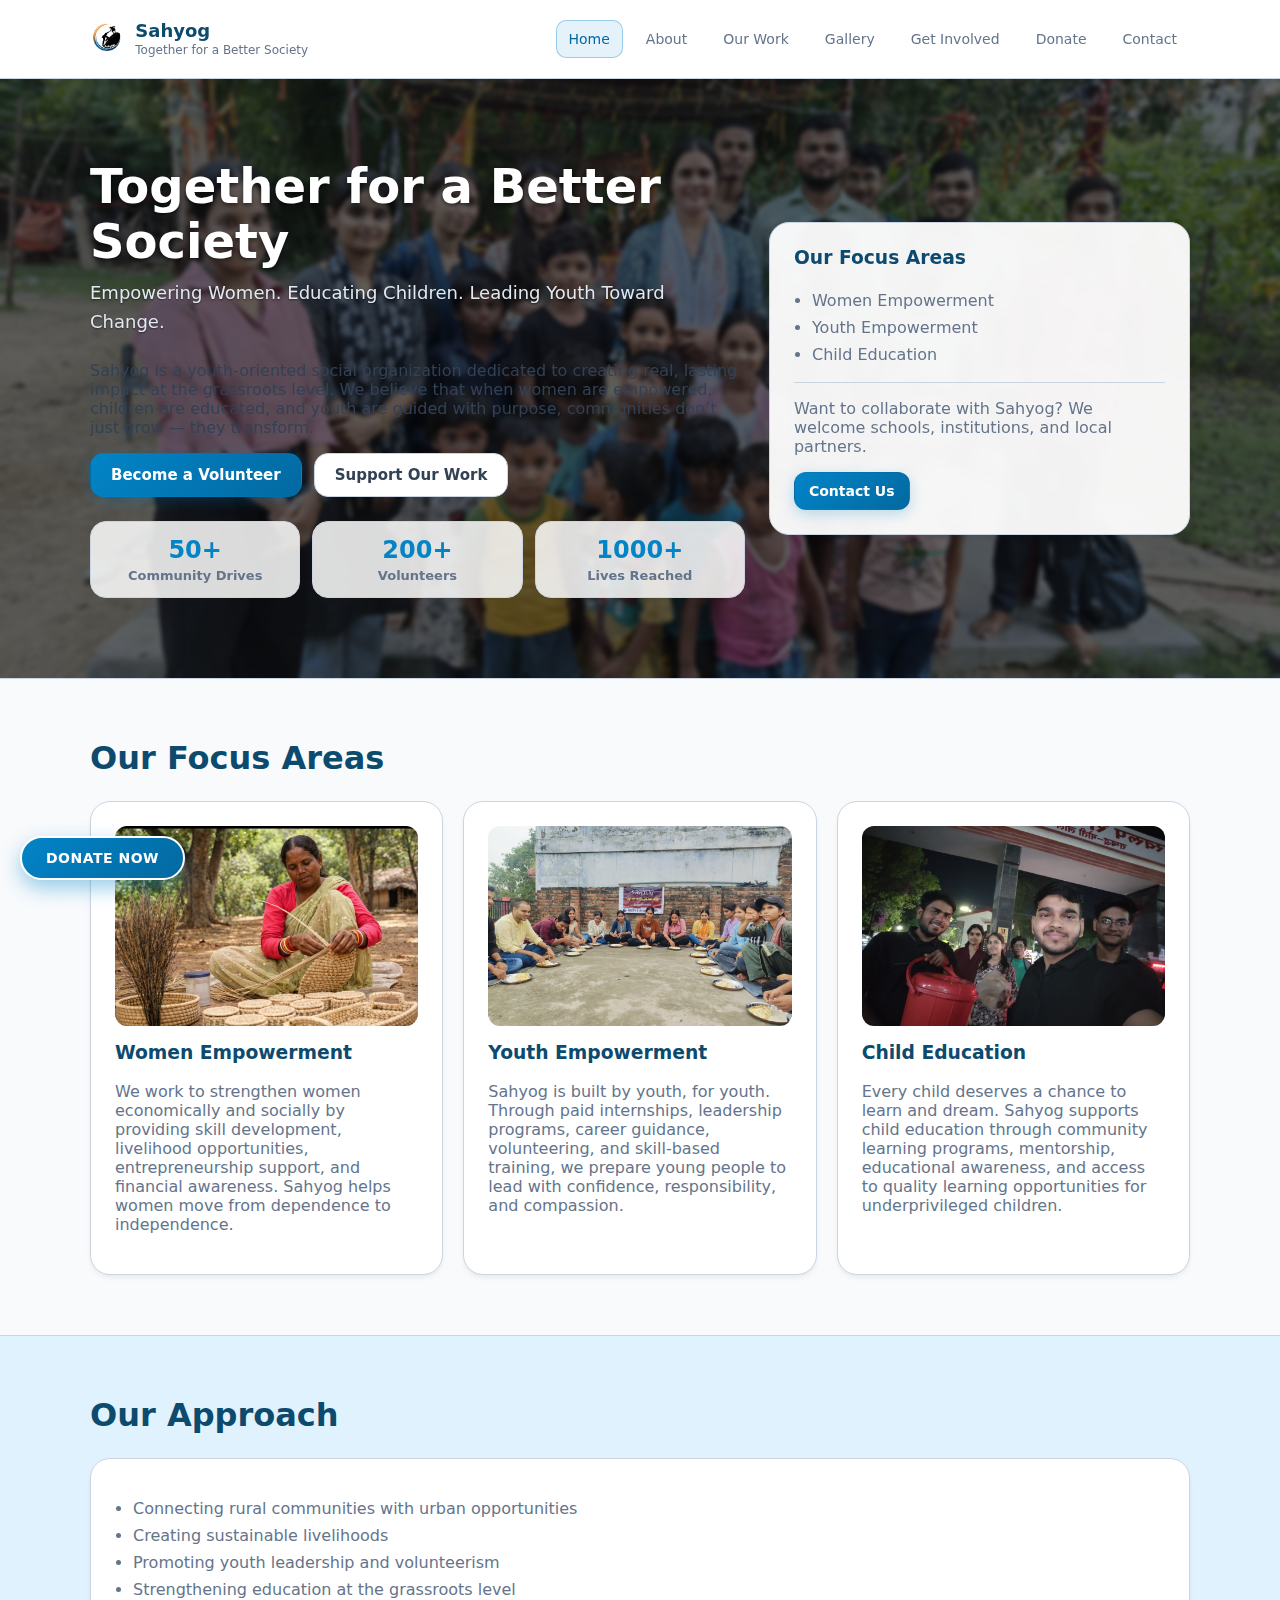
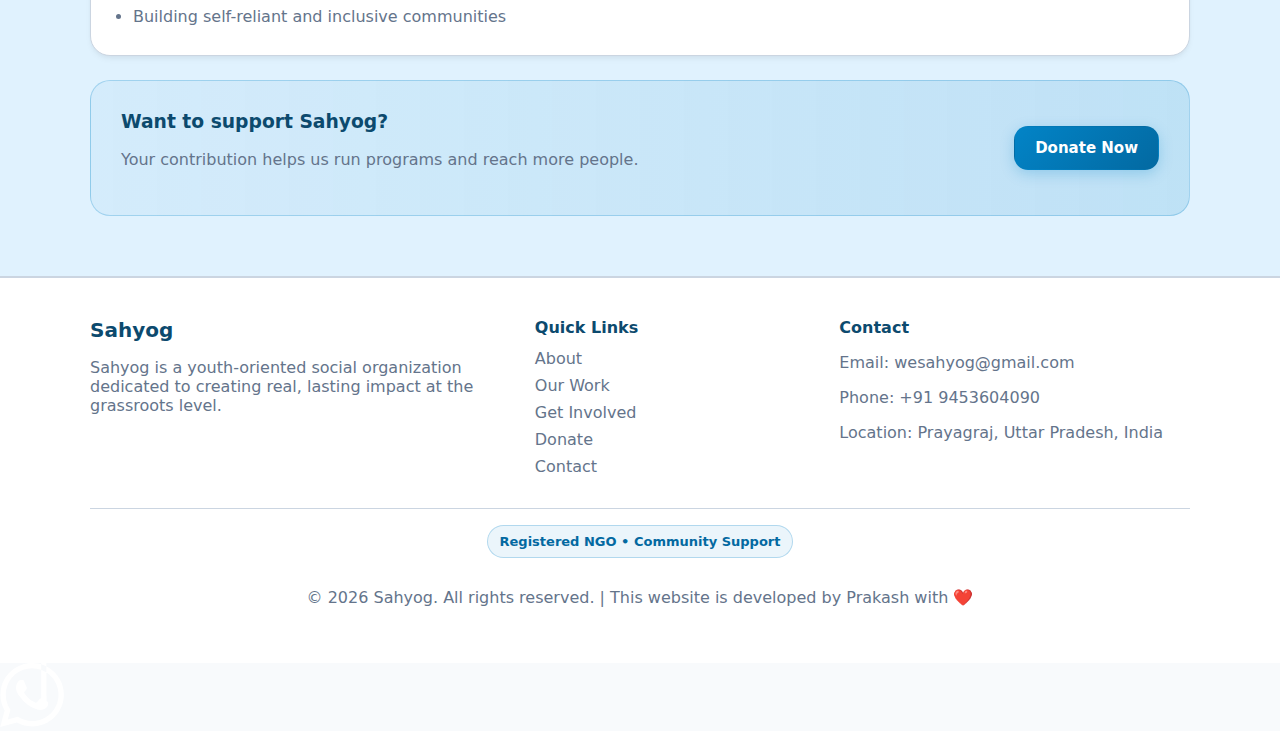
<file: index.html>
<!DOCTYPE html>
<html lang="en">
<head>
  <meta charset="UTF-8" />
  <meta name="viewport" content="width=device-width, initial-scale=1" />
  <title>Sahyog | NGO for Community Support</title>
  <meta name="description" content="Sahyog is an NGO working for education, healthcare awareness, and community development." />
  <link rel="stylesheet" href="assets/css/style.css" />
  <link rel="icon" href="assets/images/logo.png" />
</head>
<body>

  <header class="header">
    <div class="container header__inner">
      <a class="brand" href="index.html">
        <div class="brand__logo">
          <img src="assets/images/logo.png" alt="Sahyog Logo">
        </div>
        <div class="brand__text">
          <div class="brand__name">Sahyog</div>
          <div class="brand__tagline">Together for a Better Society</div>
        </div>
      </a>

      <button class="nav-toggle" id="navToggle" aria-label="Toggle navigation">
        <span></span><span></span><span></span>
      </button>

      <nav class="nav" id="navMenu">
        <a class="nav__link active" href="index.html">Home</a>
        <a class="nav__link" href="about.html">About</a>
        <a class="nav__link" href="work.html">Our Work</a>
        <a class="nav__link" href="gallery.html">Gallery</a>
        <a class="nav__link" href="get-involved.html">Get Involved</a>
        <a class="nav__link" href="donate.html">Donate</a>
        <a class="nav__link" href="contact.html">Contact</a>
      </nav>
    </div>
  </header>

  <main>

    <section class="hero">
      <div class="slideshow" id="heroSlideshow">
        <div class="slide active" style="background-image: url('assets/images/gallery/gallery-4.jpg')"></div>
        <div class="slide" style="background-image: url('assets/images/gallery/gallery-5.jpg')"></div>
        <div class="slide" style="background-image: url('assets/images/gallery/gallery-6.jpg')"></div>
        <div class="slide" style="background-image: url('assets/images/gallery/gallery-8.jpg')"></div>
        <div class="slide" style="background-image: url('assets/images/gallery/gallery-9.jpg')"></div>
        <div class="slide" style="background-image: url('assets/images/gallery/gallery-10.jpg')"></div>
        <div class="slide" style="background-image: url('assets/images/gallery/gallery-11.jpg')"></div>
        <div class="overlay"></div>
      </div>
      <div class="container hero__grid">
        <div class="hero__content">
          <h1>Together for a Better Society</h1>
          <p class="lead">
            Empowering Women. Educating Children. Leading Youth Toward Change.
          </p>
          <p>
            Sahyog is a youth-oriented social organization dedicated to creating real, lasting impact at the grassroots level. We believe that when women are empowered, children are educated, and youth are guided with purpose, communities don’t just grow — they transform.
          </p>

          <div class="hero__actions">
            <a class="btn btn--primary" href="get-involved.html">Become a Volunteer</a>
            <a class="btn btn--outline" href="donate.html">Support Our Work</a>
          </div>

          <div class="stats">
            <div class="stat">
              <div class="stat__num">50+</div>
              <div class="stat__label">Community Drives</div>
            </div>
            <div class="stat">
              <div class="stat__num">200+</div>
              <div class="stat__label">Volunteers</div>
            </div>
            <div class="stat">
              <div class="stat__num">1000+</div>
              <div class="stat__label">Lives Reached</div>
            </div>
          </div>
        </div>

        <div class="hero__card">
          <div class="card">
            <h3>Our Focus Areas</h3>
            <ul class="list">
              <li>Women Empowerment</li>
              <li>Youth Empowerment</li>
              <li>Child Education</li>
            </ul>
            <div class="divider"></div>
            <p class="muted">
              Want to collaborate with Sahyog? We welcome schools, institutions, and local partners.
            </p>
            <a class="btn btn--small btn--primary" href="contact.html">Contact Us</a>
          </div>
        </div>
      </div>
    </section>

    <section class="section">
      <div class="container">
        <div class="section__head">
          <h2>Our Focus Areas</h2>
        </div>

        <div class="grid grid--3">
          <div class="card">
            <img src="assets/images/employment-creation.jpg" alt="Women Empowerment" class="card__img">
            <h3>Women Empowerment</h3>
            <p class="muted">
              We work to strengthen women economically and socially by providing skill development, livelihood opportunities, entrepreneurship support, and financial awareness. Sahyog helps women move from dependence to independence.
            </p>
          </div>

          <div class="card">
            <img src="assets/images/gallery/gallery-2.jpg" alt="Youth Empowerment" class="card__img">
            <h3>Youth Empowerment</h3>
            <p class="muted">
              Sahyog is built by youth, for youth. Through paid internships, leadership programs, career guidance, volunteering, and skill-based training, we prepare young people to lead with confidence, responsibility, and compassion.
            </p>
          </div>

          <div class="card">
            <img src="assets/images/gallery/gallery-3.jpg" alt="Child Education" class="card__img">
            <h3>Child Education</h3>
            <p class="muted">
              Every child deserves a chance to learn and dream. Sahyog supports child education through community learning programs, mentorship, educational awareness, and access to quality learning opportunities for underprivileged children.
            </p>
          </div>
        </div>
      </div>
    </section>

    <section class="section section--soft">
      <div class="container">
        <div class="section__head">
          <h2>Our Approach</h2>
        </div>

        <div class="card">
          <ul class="list">
            <li>Connecting rural communities with urban opportunities</li>
            <li>Creating sustainable livelihoods</li>
            <li>Promoting youth leadership and volunteerism</li>
            <li>Strengthening education at the grassroots level</li>
            <li>Building self-reliant and inclusive communities</li>
          </ul>
        </div>

        <div class="cta">
          <div>
            <h3>Want to support Sahyog?</h3>
            <p class="muted">Your contribution helps us run programs and reach more people.</p>
          </div>
          <a class="btn btn--primary" href="donate.html">Donate Now</a>
        </div>
      </div>
    </section>

  </main>

  <footer class="footer">
    <div class="container footer__grid">
      <div>
        <div class="footer__brand">Sahyog</div>
        <p class="muted">
          Sahyog is a youth-oriented social organization dedicated to creating real, lasting impact at the grassroots level.
        </p>
      </div>

      <div>
        <div class="footer__title">Quick Links</div>
        <a class="footer__link" href="about.html">About</a>
        <a class="footer__link" href="work.html">Our Work</a>
        <a class="footer__link" href="get-involved.html">Get Involved</a>
        <a class="footer__link" href="donate.html">Donate</a>
        <a class="footer__link" href="contact.html">Contact</a>
      </div>

      <div>
        <div class="footer__title">Contact</div>
        <p class="muted">Email: wesahyog@gmail.com</p>
        <p class="muted">Phone: +91 9453604090</p>
        <p class="muted">Location: Prayagraj, Uttar Pradesh, India</p>
      </div>
    </div>

    <div class="container footer__bottom">

      <div class="badge">Registered NGO • Community Support</div>
      <p class="muted">© <span id="year"></span> Sahyog. All rights reserved. | This website is developed by <a href="https://cpsharma.in" target="_blank">Prakash</a> with ❤️</p>
    </div>
  </footer>

  <script src="assets/js/main.js"></script>
  <a href="https://razorpay.me/@sahyogassociation" class="sticky-donate">Donate Now</a>
<a href="https://wa.me/919453604090" class="sticky-whatsapp" target="_blank"><img src="assets/images/whatsapp.svg" alt="WhatsApp"></a>
</body>
</html>
</file>
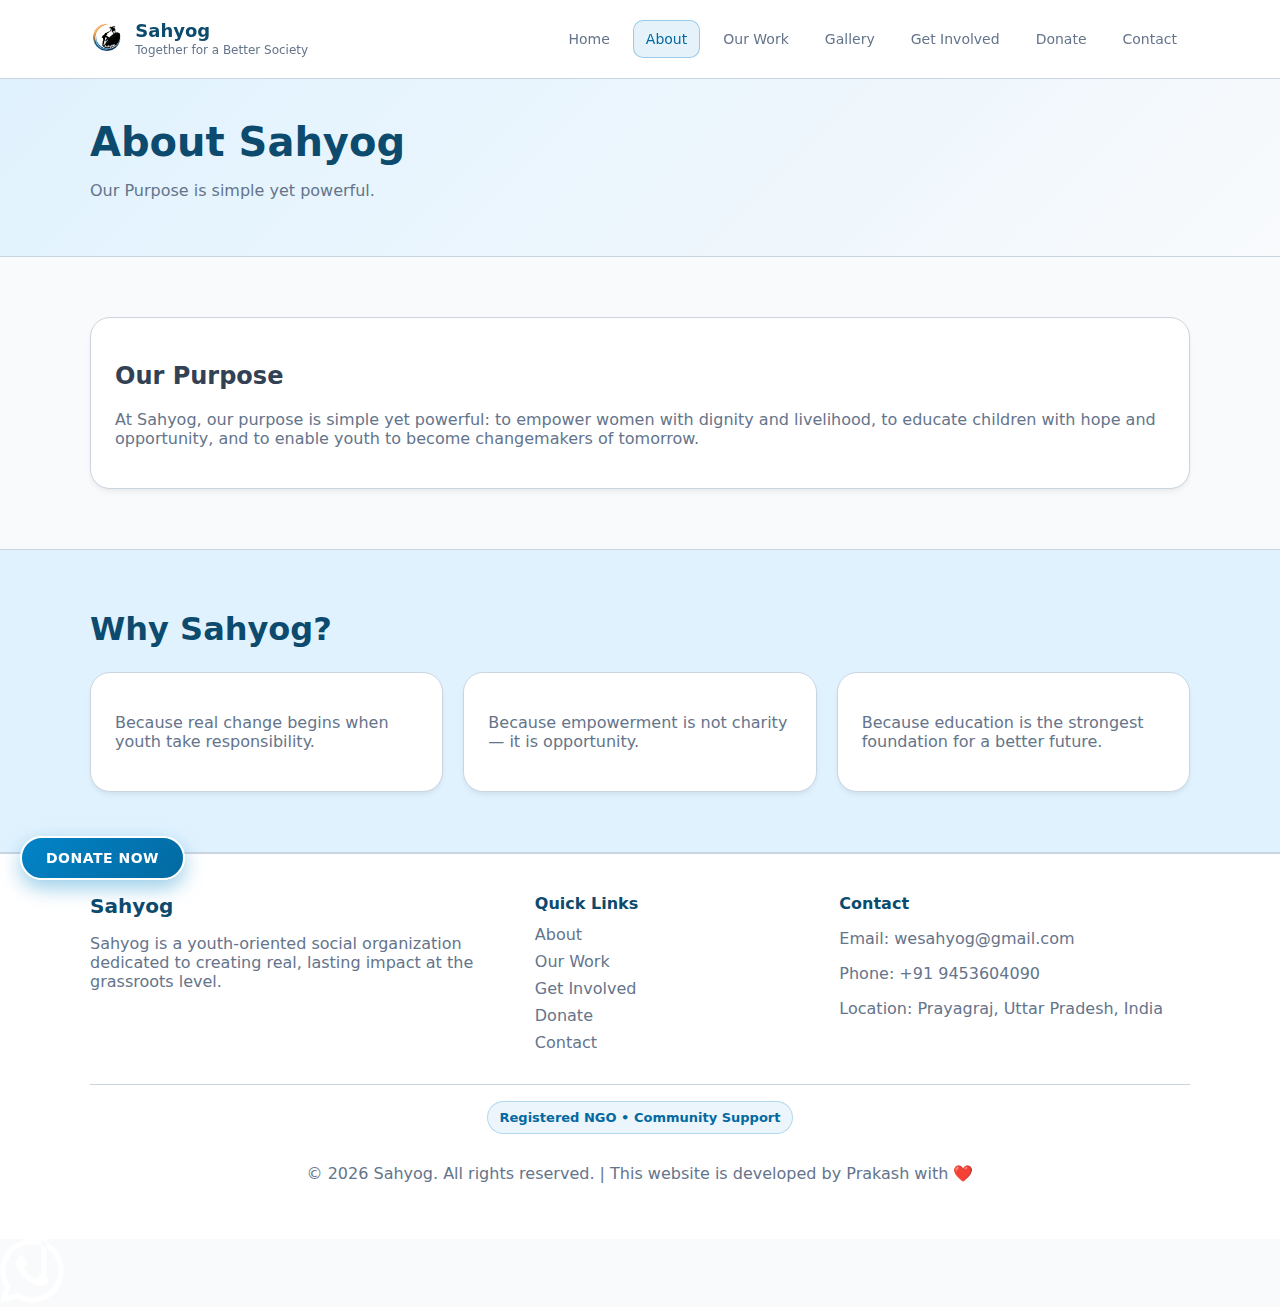
<file: about.html>
<!DOCTYPE html>
<html lang="en">
<head>
  <meta charset="UTF-8" />
  <meta name="viewport" content="width=device-width, initial-scale=1" />
  <title>About | Sahyog</title>
  <meta name="description" content="Learn about Sahyog NGO, our mission, vision, and values." />
  <link rel="stylesheet" href="assets/css/style.css" />
  <link rel="icon" href="assets/images/logo.png" />
</head>
<body>

  <header class="header">
    <div class="container header__inner">
      <a class="brand" href="index.html">
        <div class="brand__logo">
          <img src="assets/images/logo.png" alt="Sahyog Logo">
        </div>
        <div class="brand__text">
          <div class="brand__name">Sahyog</div>
          <div class="brand__tagline">Together for a Better Society</div>
        </div>
      </a>

      <button class="nav-toggle" id="navToggle" aria-label="Toggle navigation">
        <span></span><span></span><span></span>
      </button>

      <nav class="nav" id="navMenu">
        <a class="nav__link" href="index.html">Home</a>
        <a class="nav__link active" href="about.html">About</a>
        <a class="nav__link" href="work.html">Our Work</a>
        <a class="nav__link" href="gallery.html">Gallery</a>
        <a class="nav__link" href="get-involved.html">Get Involved</a>
        <a class="nav__link" href="donate.html">Donate</a>
        <a class="nav__link" href="contact.html">Contact</a>
      </nav>
    </div>
  </header>

  <main>
    <section class="page-hero">
      <div class="container">
        <h1>About Sahyog</h1>
        <p class="muted">Our Purpose is simple yet powerful.</p>
      </div>
    </section>

    <section class="section">
      <div class="container">
        <div class="card">
          <h2>Our Purpose</h2>
          <p class="muted">
            At Sahyog, our purpose is simple yet powerful: to empower women with dignity and livelihood, to educate children with hope and opportunity, and to enable youth to become changemakers of tomorrow.
          </p>
        </div>
      </div>
    </section>

    <section class="section section--soft">
      <div class="container">
        <div class="section__head">
          <h2>Why Sahyog?</h2>
        </div>

        <div class="grid grid--3">
          <div class="card">
            <p class="muted">Because real change begins when youth take responsibility.</p>
          </div>
          <div class="card">
            <p class="muted">Because empowerment is not charity — it is opportunity.</p>
          </div>
          <div class="card">
            <p class="muted">Because education is the strongest foundation for a better future.</p>
          </div>
        </div>
      </div>
    </section>

  </main>

  <footer class="footer">
    <div class="container footer__grid">
      <div>
        <div class="footer__brand">Sahyog</div>
        <p class="muted">
          Sahyog is a youth-oriented social organization dedicated to creating real, lasting impact at the grassroots level.
        </p>
      </div>

      <div>
        <div class="footer__title">Quick Links</div>
        <a class="footer__link" href="about.html">About</a>
        <a class="footer__link" href="work.html">Our Work</a>
        <a class="footer__link" href="get-involved.html">Get Involved</a>
        <a class="footer__link" href="donate.html">Donate</a>
        <a class="footer__link" href="contact.html">Contact</a>
      </div>

      <div>
        <div class="footer__title">Contact</div>
        <p class="muted">Email: wesahyog@gmail.com</p>
        <p class="muted">Phone: +91 9453604090</p>
        <p class="muted">Location: Prayagraj, Uttar Pradesh, India</p>
      </div>
    </div>

    <div class="container footer__bottom">
      <div class="badge">Registered NGO • Community Support</div>
      <p class="muted">© <span id="year"></span> Sahyog. All rights reserved. | This website is developed by <a href="https://cpsharma.in" target="_blank">Prakash</a> with ❤️</p>
    </div>
  </footer>

  <script src="assets/js/main.js"></script>
  <a href="https://razorpay.me/@sahyogassociation" class="sticky-donate">Donate Now</a>
<a href="https://wa.me/919453604090" class="sticky-whatsapp" target="_blank"><img src="assets/images/whatsapp.svg" alt="WhatsApp"></a>
</body>
</html>
</file>
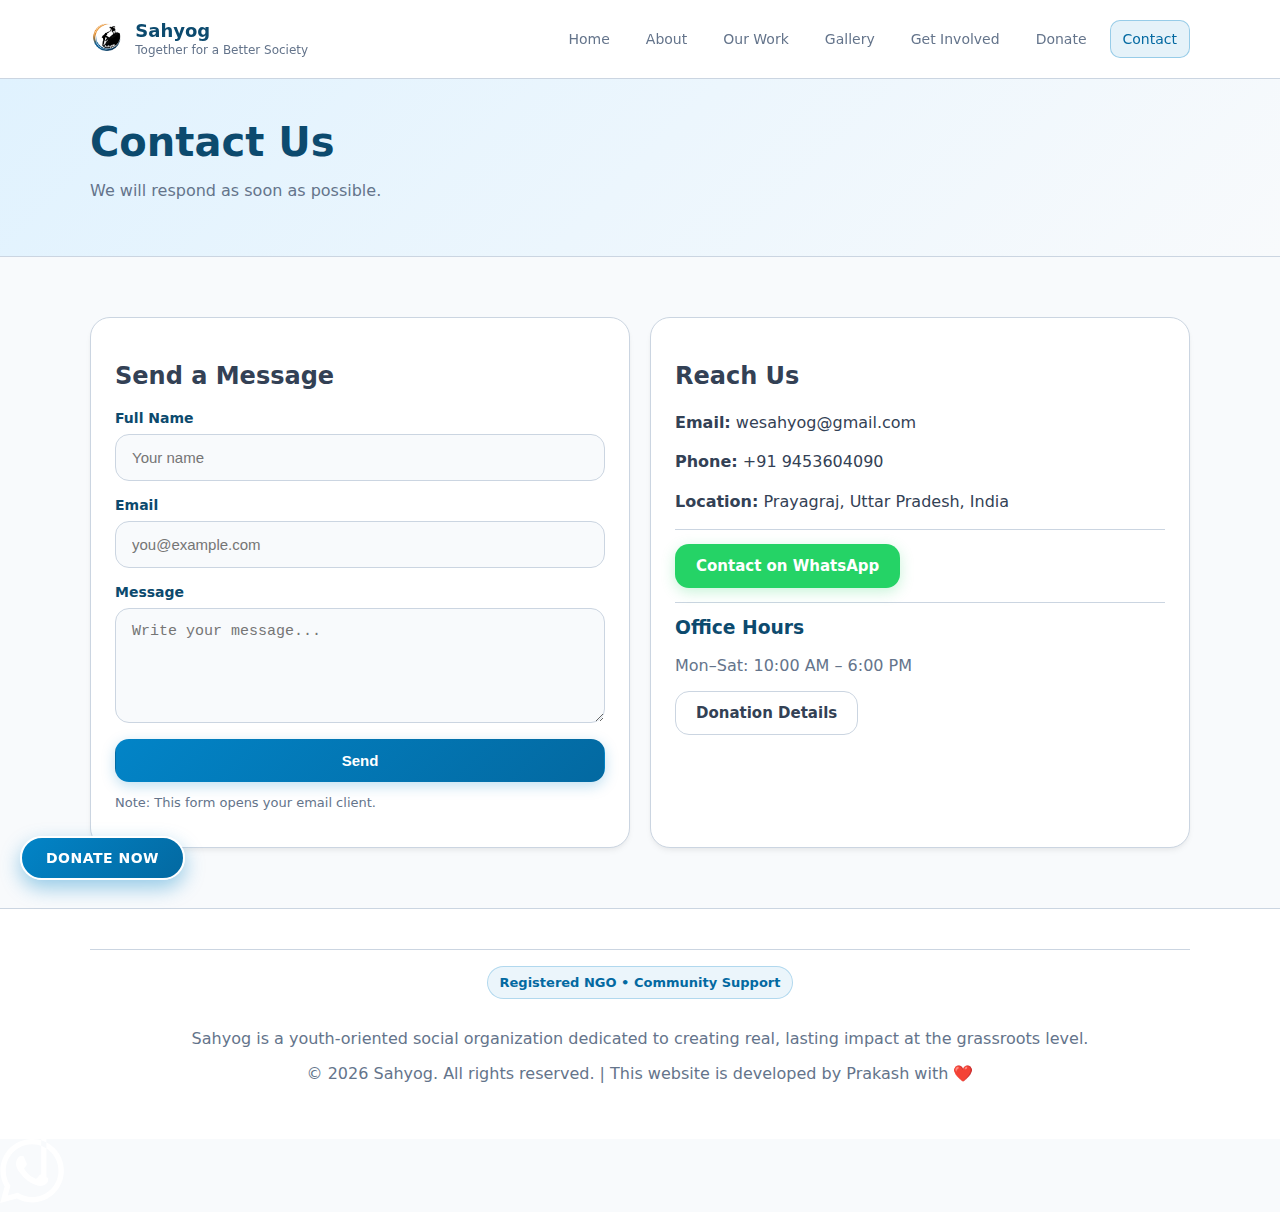
<file: contact.html>
<!DOCTYPE html>
<html lang="en">
<head>
  <meta charset="UTF-8" />
  <meta name="viewport" content="width=device-width, initial-scale=1" />
  <title>Contact | Sahyog</title>
  <meta name="description" content="Contact Sahyog NGO for volunteering, partnerships, or donations." />
  <link rel="stylesheet" href="assets/css/style.css" />
  <link rel="icon" href="assets/images/logo.png" />
</head>
<body>

  <header class="header">
    <div class="container header__inner">
      <a class="brand" href="index.html">
        <div class="brand__logo">
          <img src="assets/images/logo.png" alt="Sahyog Logo">
        </div>
        <div class="brand__text">
          <div class="brand__name">Sahyog</div>
          <div class="brand__tagline">Together for a Better Society</div>
        </div>
      </a>

      <button class="nav-toggle" id="navToggle" aria-label="Toggle navigation">
        <span></span><span></span><span></span>
      </button>

      <nav class="nav" id="navMenu">
        <a class="nav__link" href="index.html">Home</a>
        <a class="nav__link" href="about.html">About</a>
        <a class="nav__link" href="work.html">Our Work</a>
        <a class="nav__link" href="gallery.html">Gallery</a>
        <a class="nav__link" href="get-involved.html">Get Involved</a>
        <a class="nav__link" href="donate.html">Donate</a>
        <a class="nav__link active" href="contact.html">Contact</a>
      </nav>
    </div>
  </header>

  <main>
    <section class="page-hero">
      <div class="container">
        <h1>Contact Us</h1>
        <p class="muted">We will respond as soon as possible.</p>
      </div>
    </section>

    <section class="section">
      <div class="container grid grid--2">
        <div class="card">
          <h2>Send a Message</h2>

          <form class="form" action="mailto:wesahyog@gmail.com?subject=Inquiry&body=hello i want to connect with Sahyog.." method="post" enctype="text/plain">
            <label>
              Full Name
              <input type="text" name="name" placeholder="Your name" required>
            </label>

            <label>
              Email
              <input type="email" name="email" placeholder="you@example.com" required>
            </label>

            <label>
              Message
              <textarea name="message" rows="5" placeholder="Write your message..." required></textarea>
            </label>

            <button class="btn btn--primary" type="submit">Send</button>
          </form>

          <p class="muted small">
            Note: This form opens your email client.
          </p>
        </div>

        <div class="card">
          <h2>Reach Us</h2>
          <div class="info">
            <div><strong>Email:</strong> <a href="mailto:wesahyog@gmail.com?subject=Inquiry&body=hello i want to connect with Sahyog..">wesahyog@gmail.com</a></div>
            <div><strong>Phone:</strong> +91 9453604090</div>
            <div><strong>Location:</strong> Prayagraj, Uttar Pradesh, India</div>
          </div>

          <div class="divider"></div>

          <a href="https://wa.me/919453604090" class="btn btn--whatsapp" target="_blank">Contact on WhatsApp</a>

          <div class="divider"></div>

          <h3>Office Hours</h3>
          <p class="muted">Mon–Sat: 10:00 AM – 6:00 PM</p>

          <a class="btn btn--outline" href="donate.html">Donation Details</a>
        </div>
      </div>
    </section>

  </main>

  <footer class="footer">
    <div class="container footer__bottom">
      <div class="badge">Registered NGO • Community Support</div>
      <p class="muted">Sahyog is a youth-oriented social organization dedicated to creating real, lasting impact at the grassroots level.</p>
      <p class="muted">© <span id="year"></span> Sahyog. All rights reserved. | This website is developed by <a href="https://cpsharma.in" target="_blank">Prakash</a> with ❤️</p>
    </div>
  </footer>

  <script src="assets/js/main.js"></script>
  <a href="https://razorpay.me/@sahyogassociation" class="sticky-donate">Donate Now</a>
<a href="https://wa.me/919453604090" class="sticky-whatsapp" target="_blank"><img src="assets/images/whatsapp.svg" alt="WhatsApp"></a>
</body>
</html>
</file>
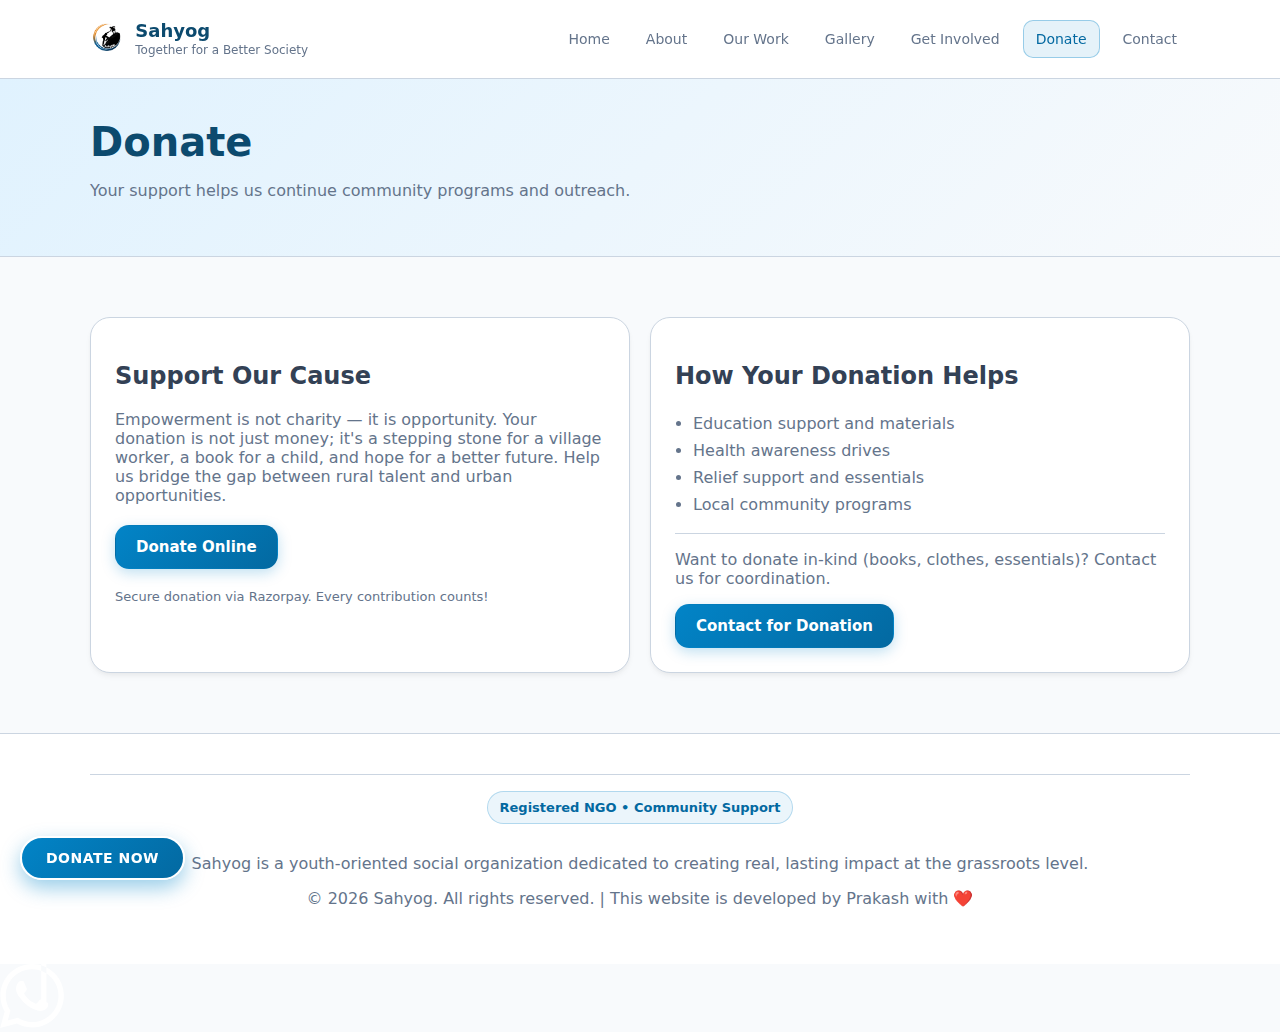
<file: donate.html>
<!DOCTYPE html>
<html lang="en">
<head>
  <meta charset="UTF-8" />
  <meta name="viewport" content="width=device-width, initial-scale=1" />
  <title>Donate | Sahyog</title>
  <meta name="description" content="Support Sahyog NGO by donating to help community programs." />
  <link rel="stylesheet" href="assets/css/style.css" />
  <link rel="icon" href="assets/images/logo.png" />
</head>
<body>

  <header class="header">
    <div class="container header__inner">
      <a class="brand" href="index.html">
        <div class="brand__logo">
          <img src="assets/images/logo.png" alt="Sahyog Logo">
        </div>
        <div class="brand__text">
          <div class="brand__name">Sahyog</div>
          <div class="brand__tagline">Together for a Better Society</div>
        </div>
      </a>

      <button class="nav-toggle" id="navToggle" aria-label="Toggle navigation">
        <span></span><span></span><span></span>
      </button>

      <nav class="nav" id="navMenu">
        <a class="nav__link" href="index.html">Home</a>
        <a class="nav__link" href="about.html">About</a>
        <a class="nav__link" href="work.html">Our Work</a>
        <a class="nav__link" href="gallery.html">Gallery</a>
        <a class="nav__link" href="get-involved.html">Get Involved</a>
        <a class="nav__link active" href="donate.html">Donate</a>
        <a class="nav__link" href="contact.html">Contact</a>
      </nav>
    </div>
  </header>

  <main>
    <section class="page-hero">
      <div class="container">
        <h1>Donate</h1>
        <p class="muted">Your support helps us continue community programs and outreach.</p>
      </div>
    </section>

    <section class="section">
      <div class="container grid grid--2">
        <div class="card">
          <h2>Support Our Cause</h2>
          <p class="muted">
            Empowerment is not charity — it is opportunity. Your donation is not just money; it's a stepping stone for a village worker, a book for a child, and hope for a better future. Help us bridge the gap between rural talent and urban opportunities.
          </p>

          <div style="margin: 20px 0;">
            <a class="btn btn--primary" href="https://razorpay.me/@sahyogassociation">Donate Online</a>
          </div>

          <p class="muted small">
            Secure donation via Razorpay. Every contribution counts!
          </p>
        </div>

        <div class="card">
          <h2>How Your Donation Helps</h2>
          <ul class="list">
            <li>Education support and materials</li>
            <li>Health awareness drives</li>
            <li>Relief support and essentials</li>
            <li>Local community programs</li>
          </ul>

          <div class="divider"></div>
          <p class="muted">
            Want to donate in-kind (books, clothes, essentials)? Contact us for coordination.
          </p>

          <a class="btn btn--primary" href="contact.html">Contact for Donation</a>
        </div>
      </div>
    </section>

  </main>

  <footer class="footer">
    <div class="container footer__bottom">
      <div class="badge">Registered NGO • Community Support</div>
      <p class="muted">Sahyog is a youth-oriented social organization dedicated to creating real, lasting impact at the grassroots level.</p>
      <p class="muted">© <span id="year"></span> Sahyog. All rights reserved. | This website is developed by <a href="https://cpsharma.in" target="_blank">Prakash</a> with ❤️</p>
    </div>
  </footer>

  <script src="assets/js/main.js"></script>
  <a href="https://razorpay.me/@sahyogassociation" class="sticky-donate">Donate Now</a>
<a href="https://wa.me/919453604090" class="sticky-whatsapp" target="_blank"><img src="assets/images/whatsapp.svg" alt="WhatsApp"></a>
</body>
</html>
</file>
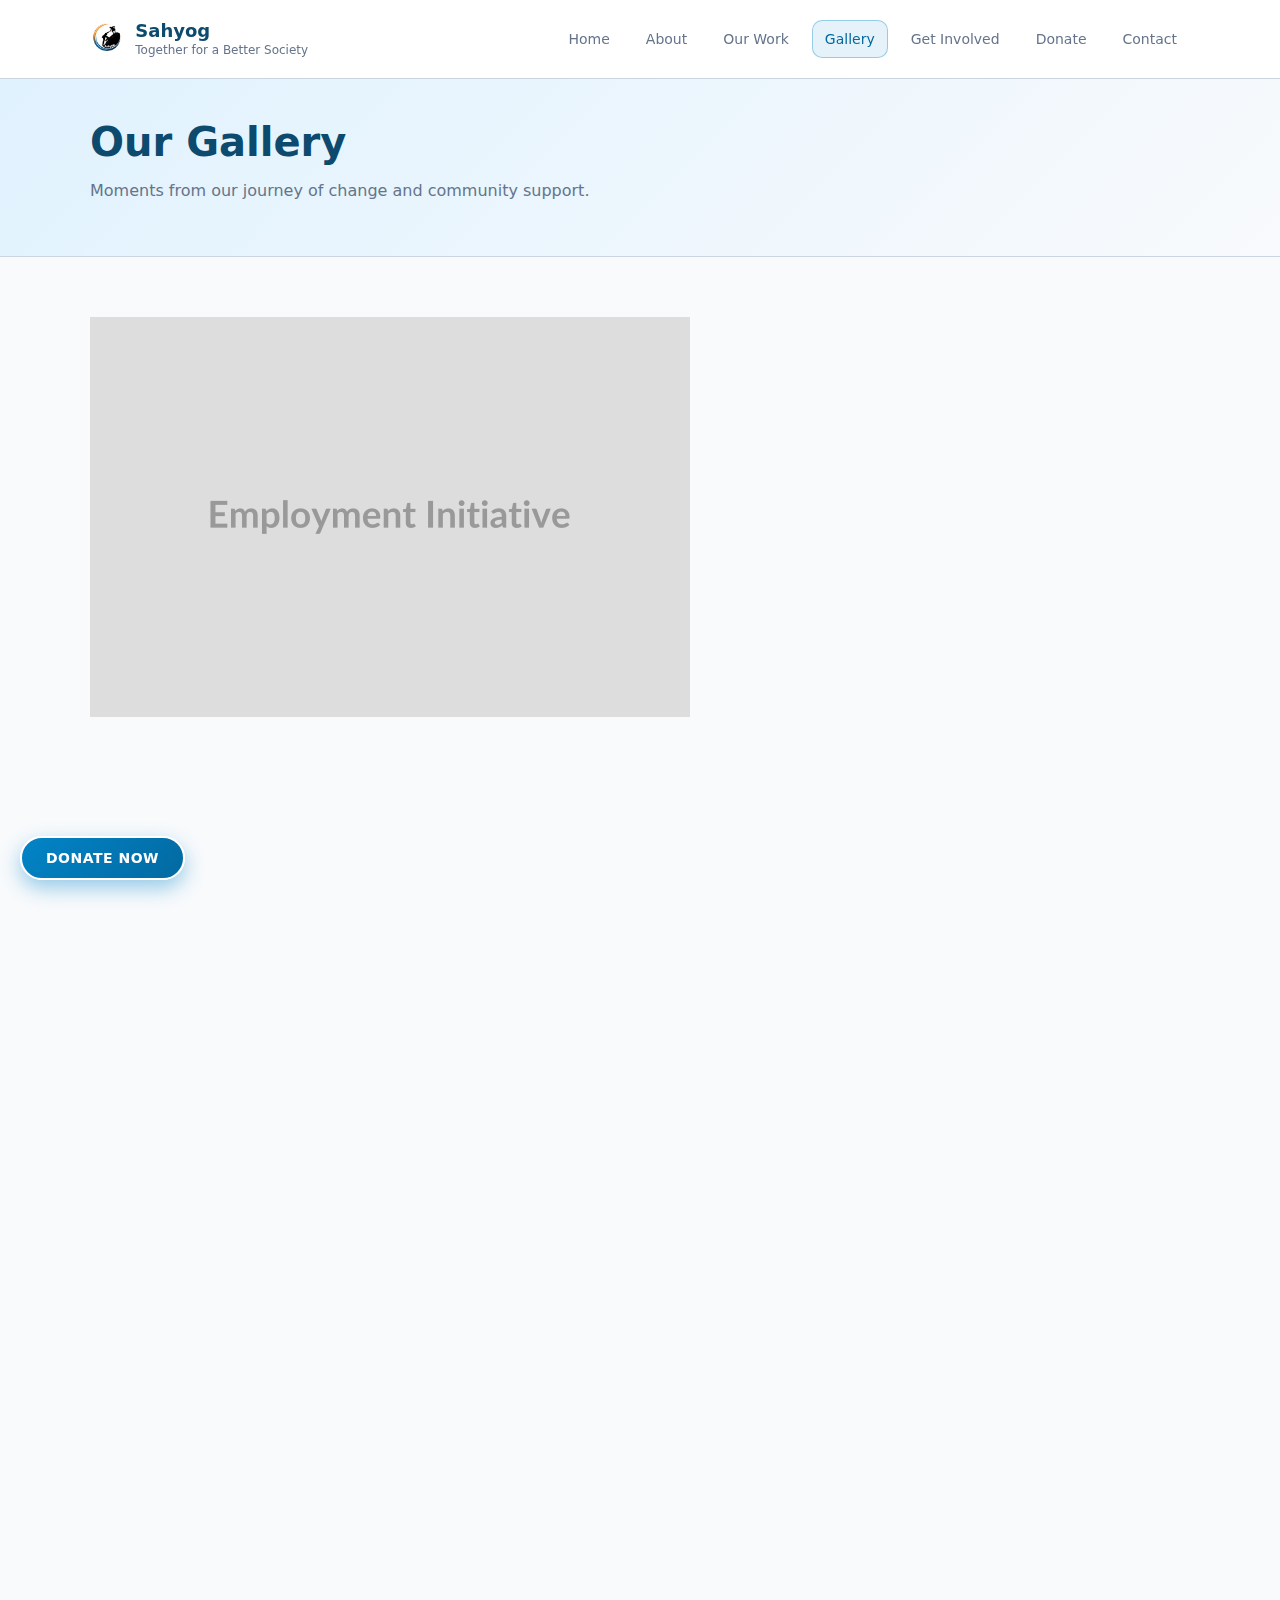
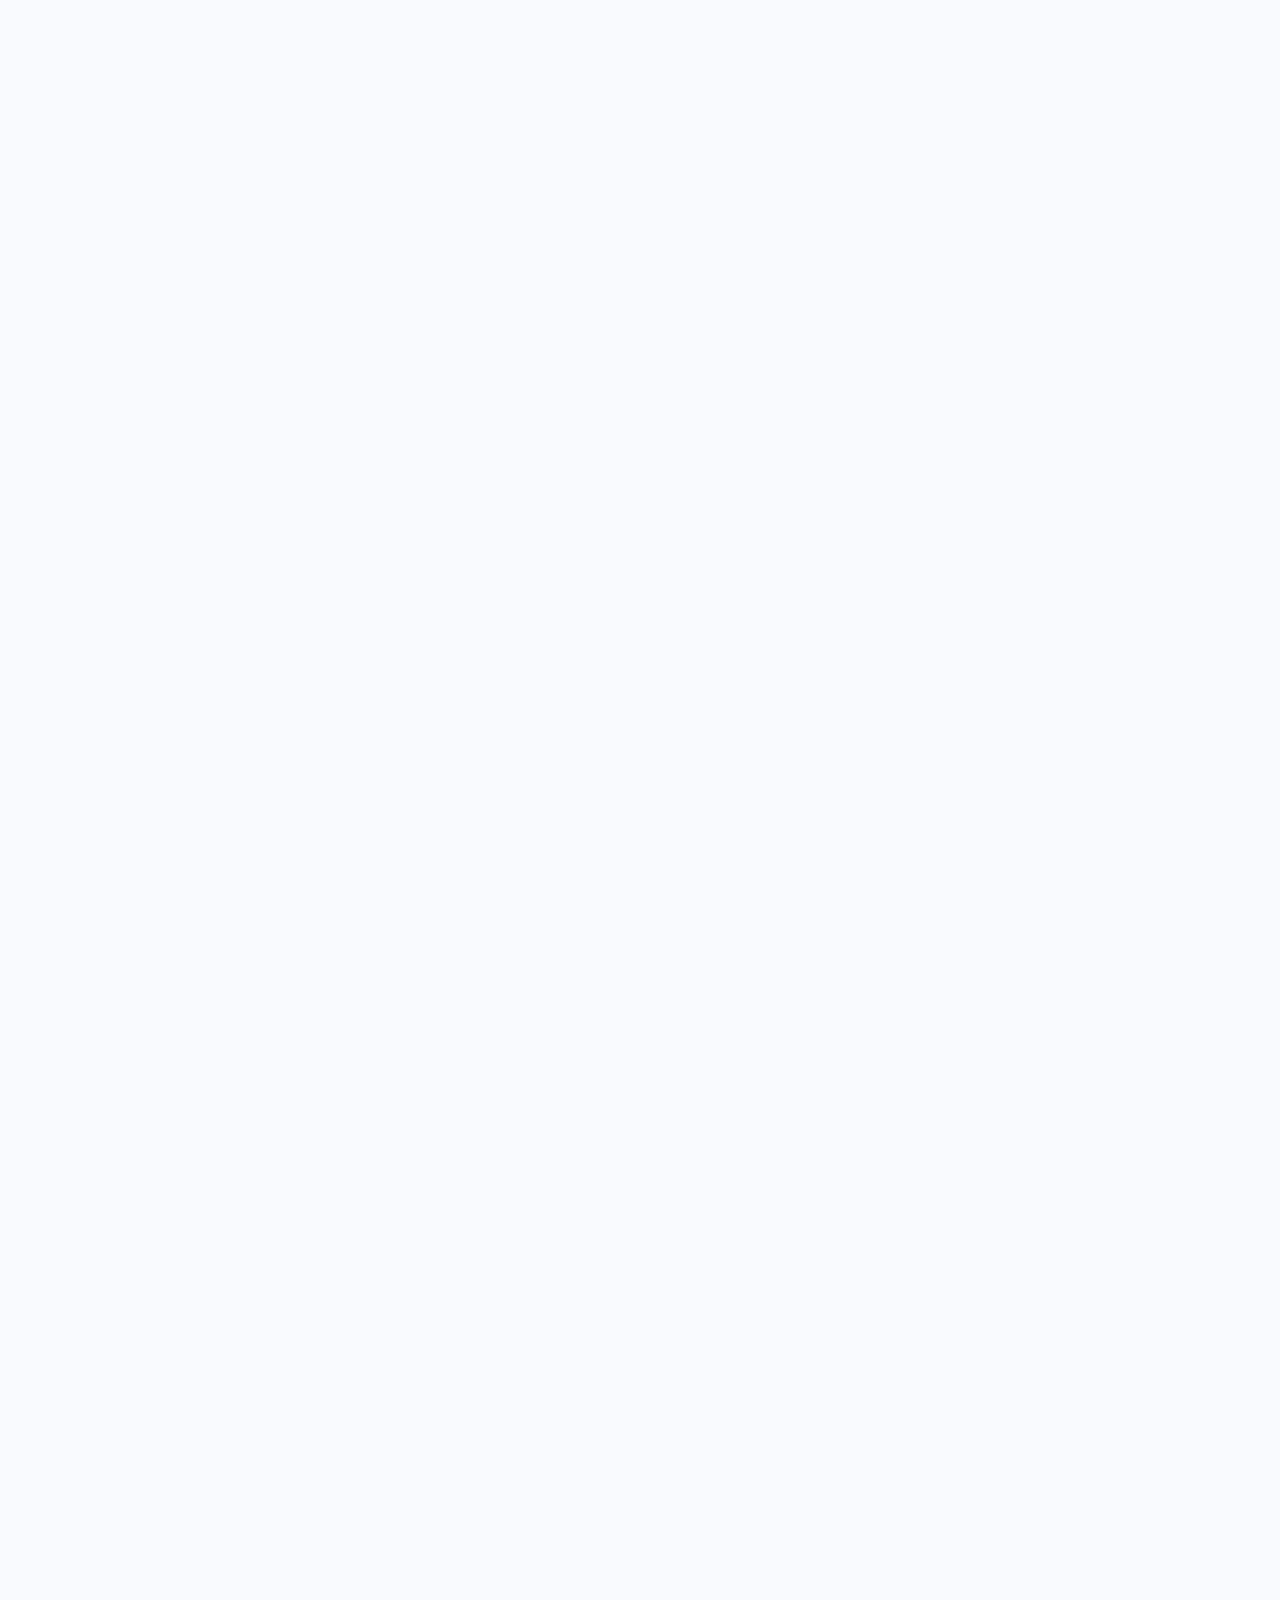
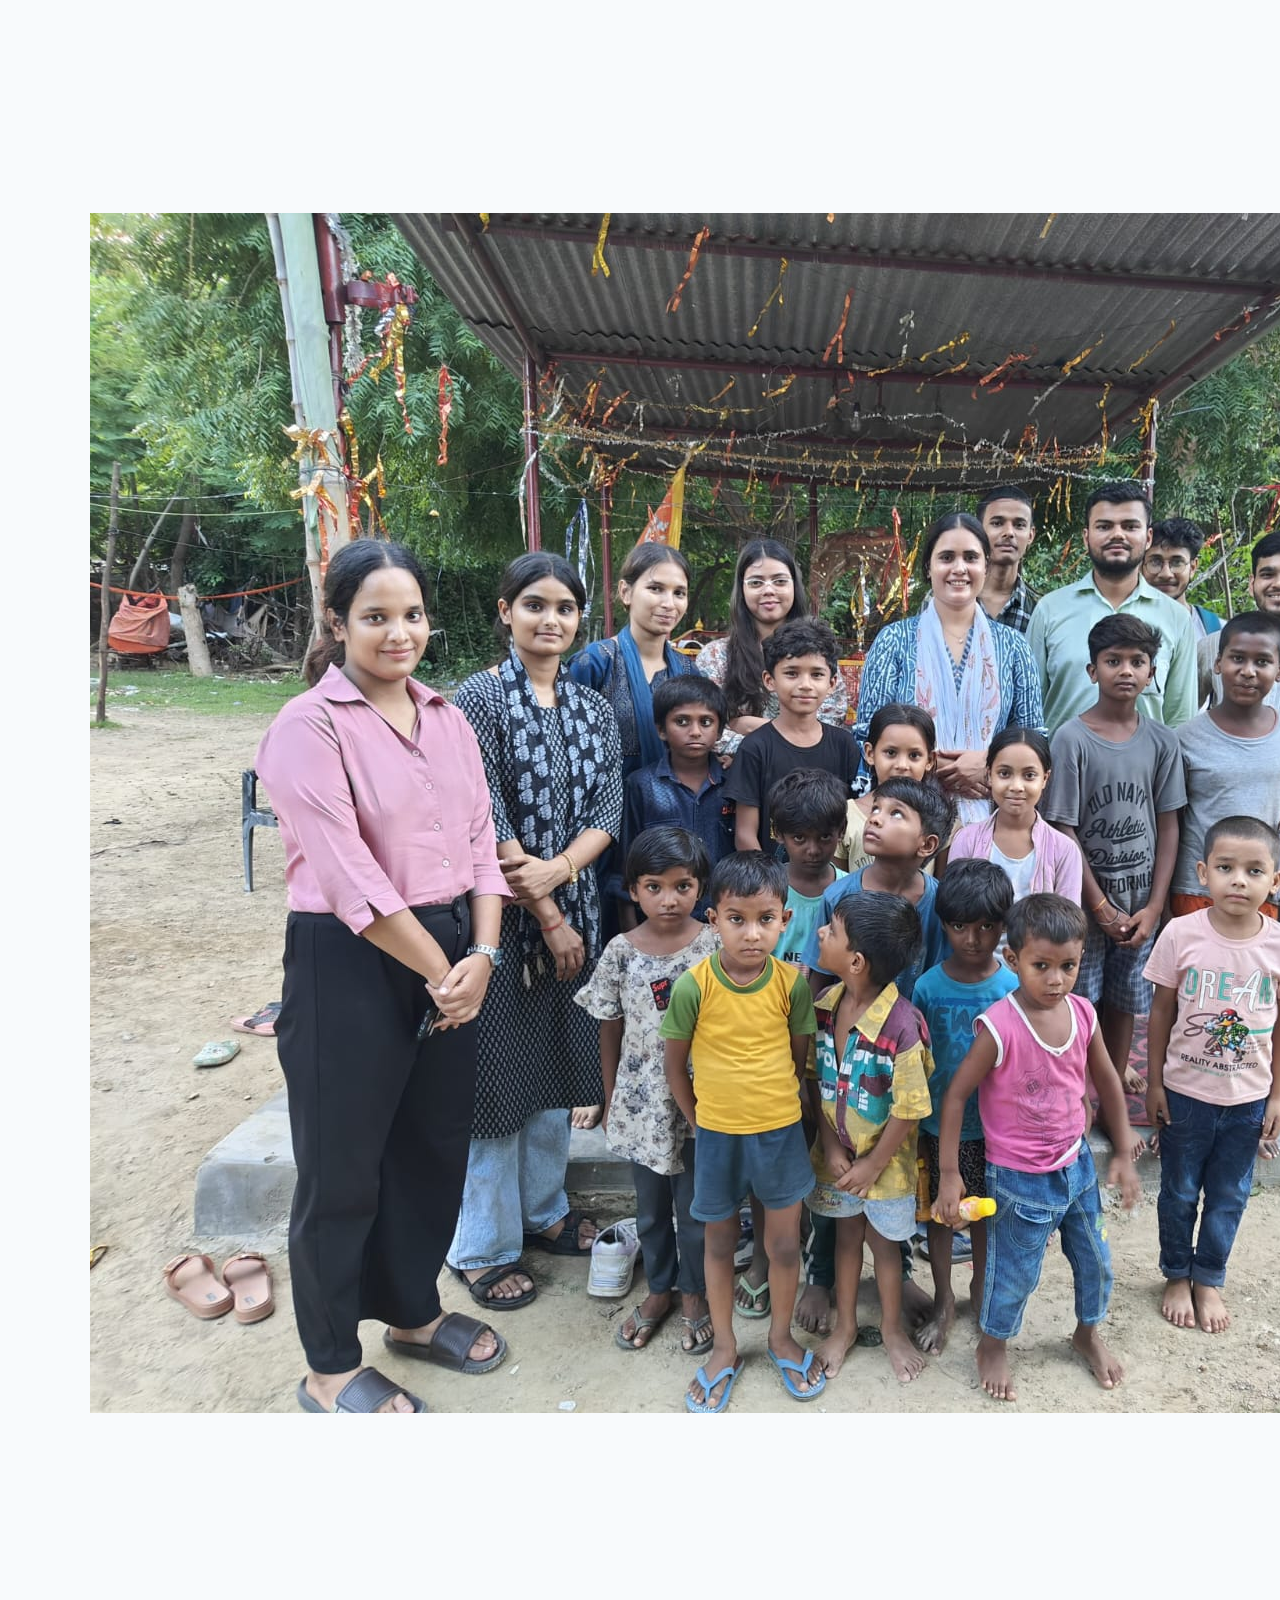
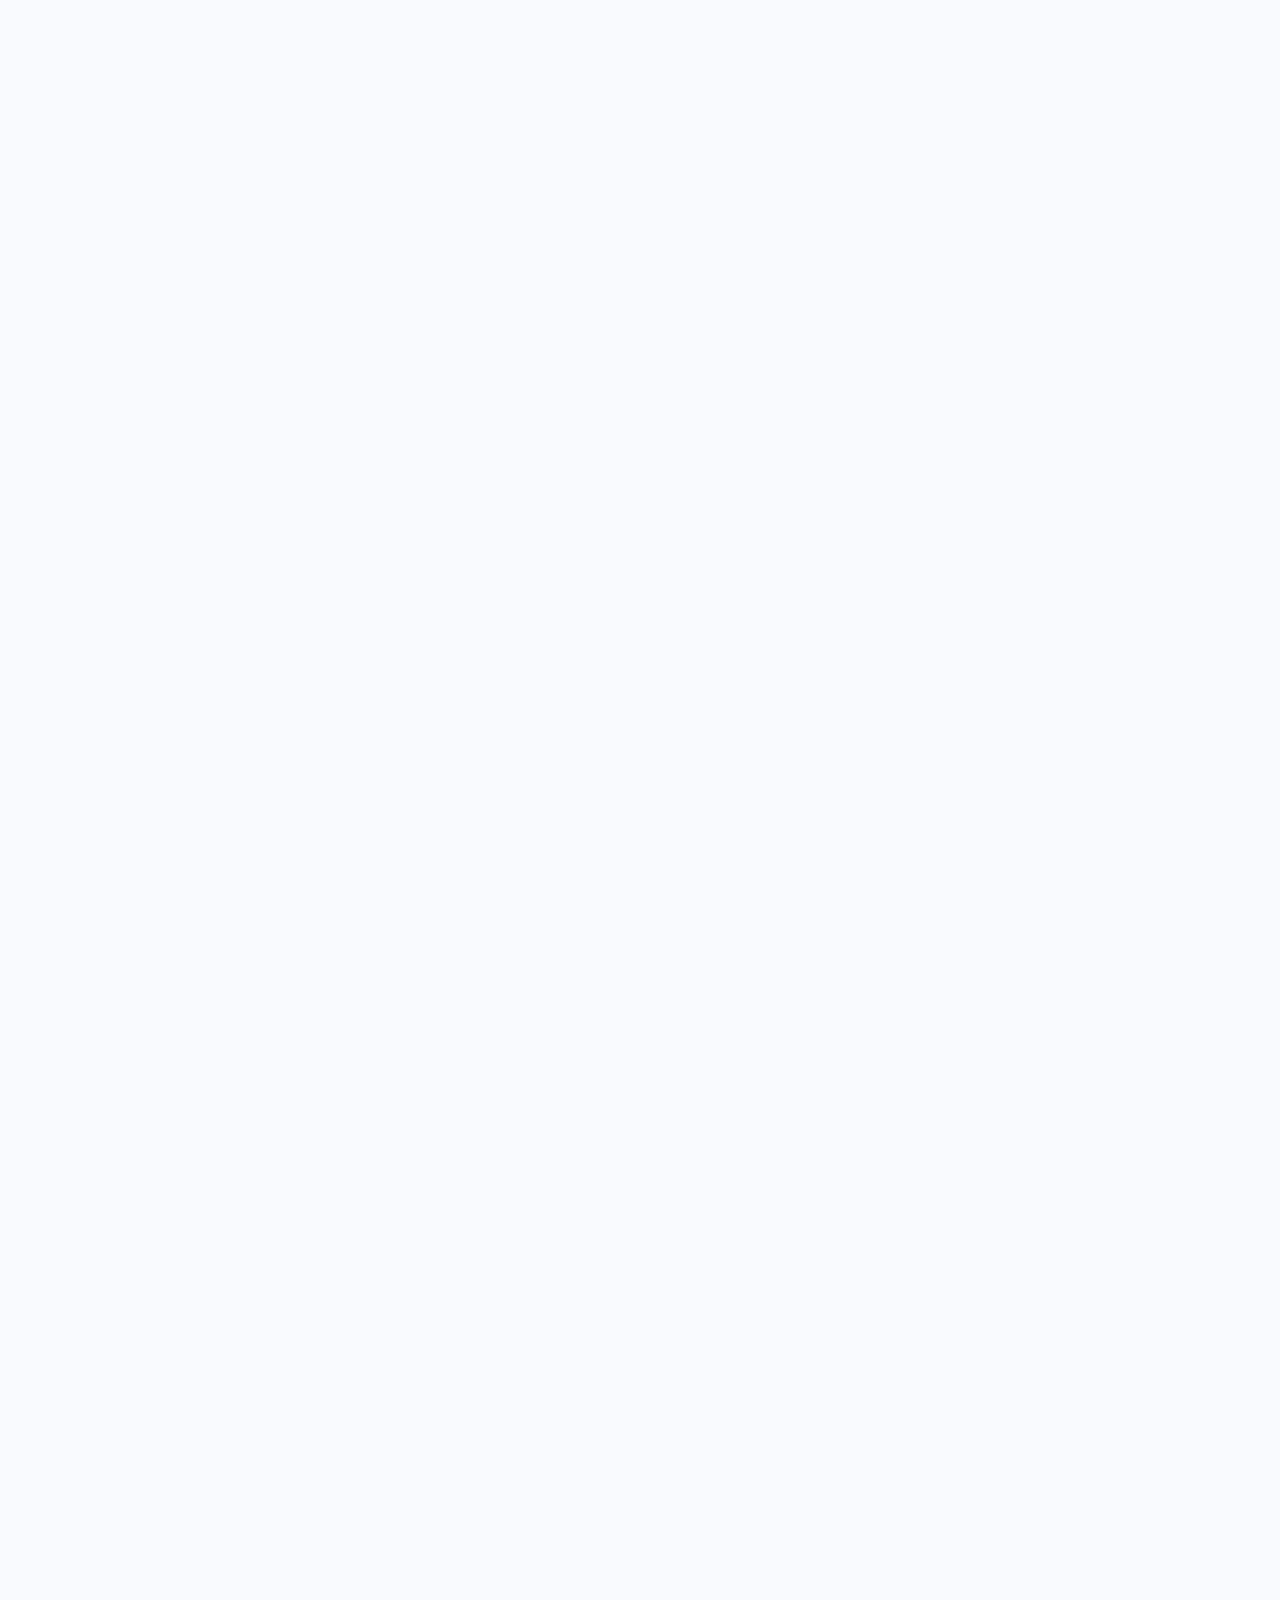
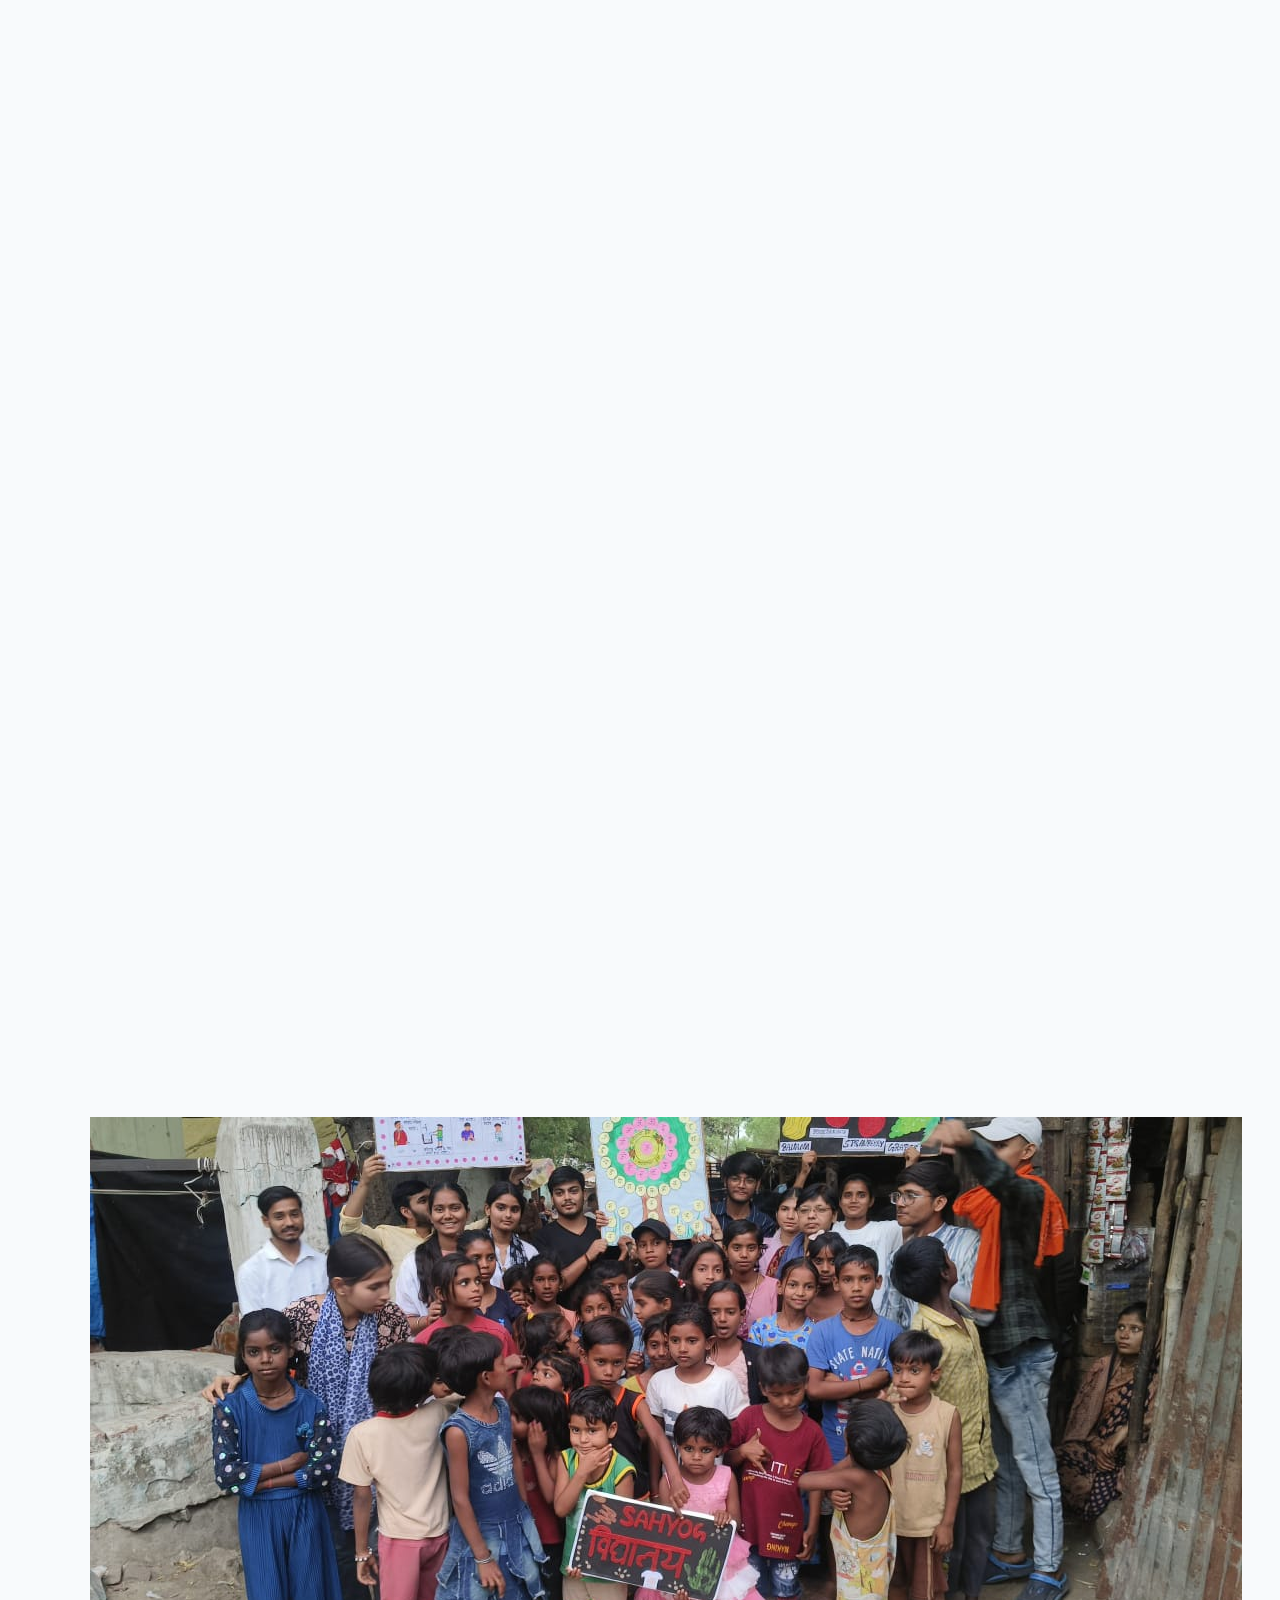
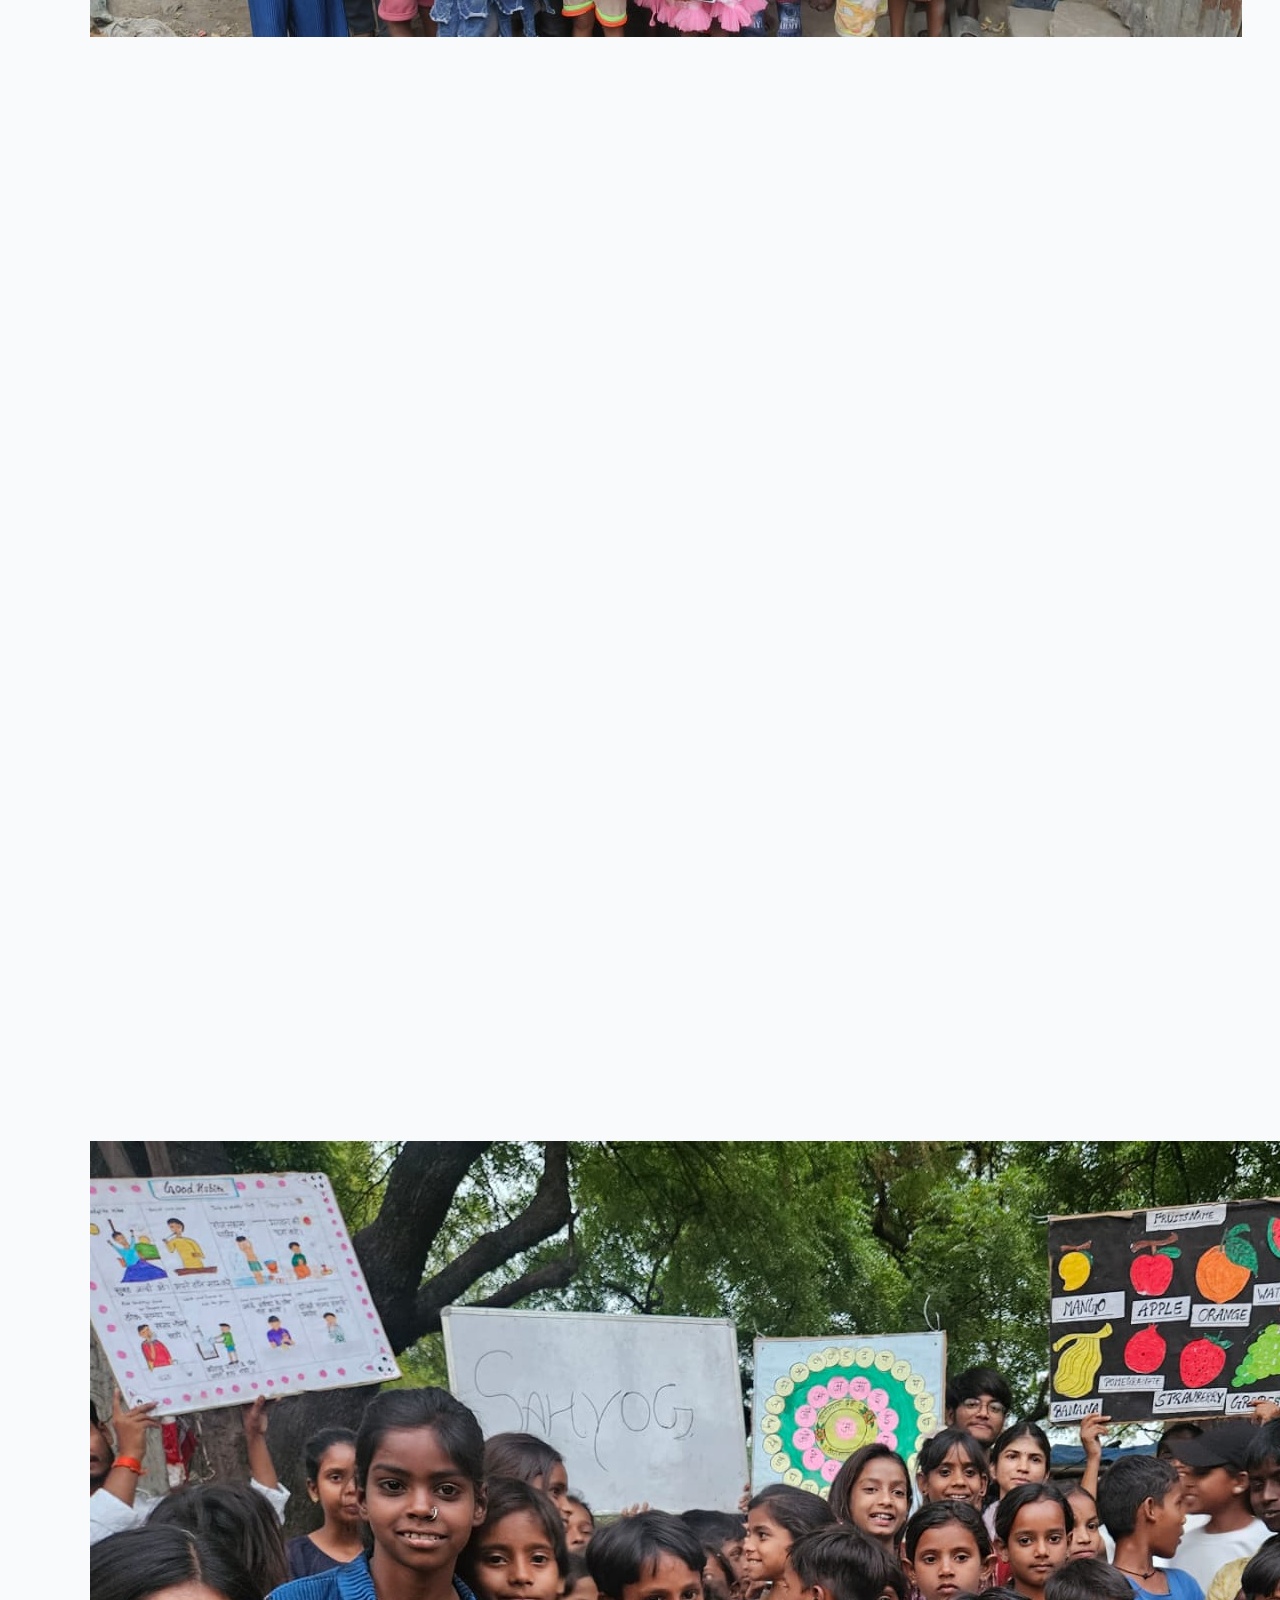
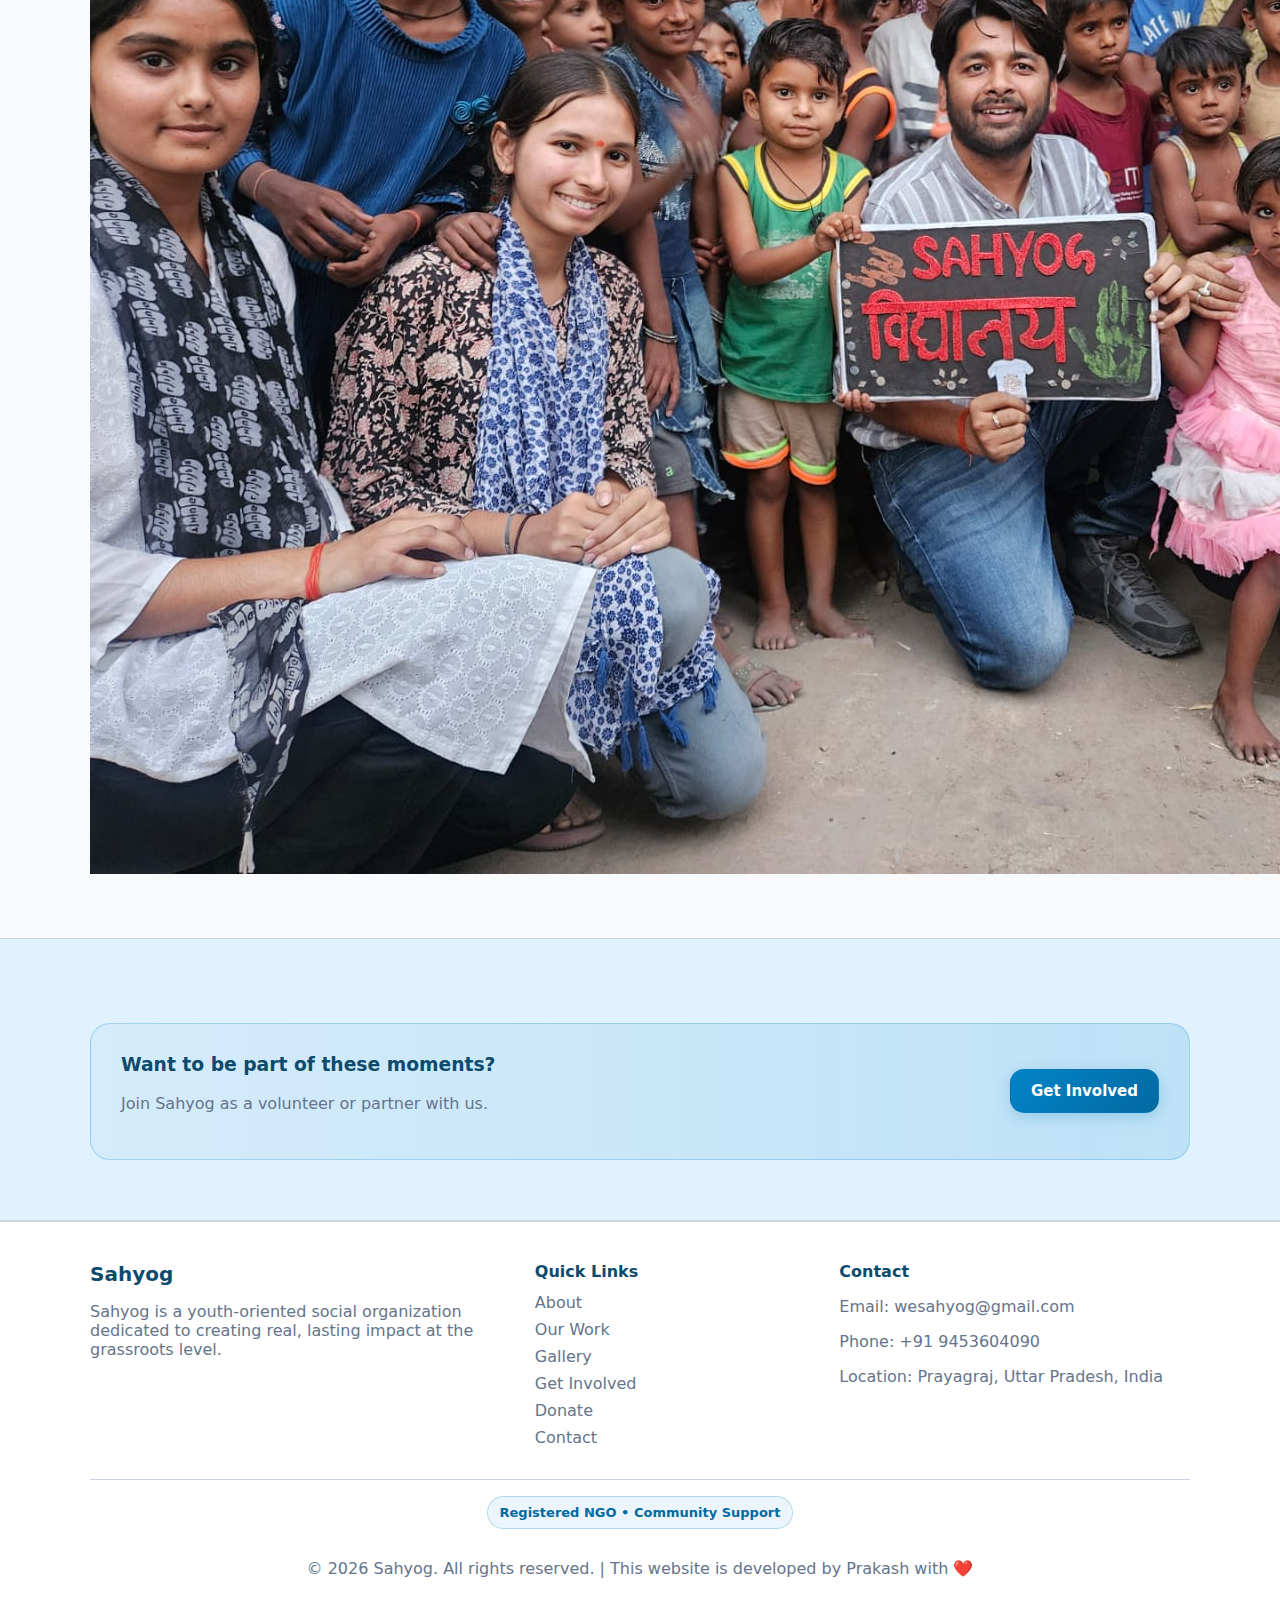
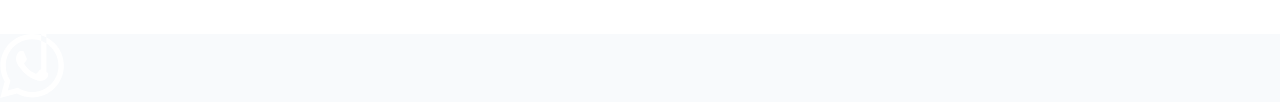
<file: gallery.html>
<!DOCTYPE html>
<html lang="en">
<head>
  <meta charset="UTF-8" />
  <meta name="viewport" content="width=device-width, initial-scale=1" />
  <title>Gallery | Sahyog</title>
  <meta name="description" content="A glimpse into our community work and initiatives." />
  <link rel="stylesheet" href="assets/css/style.css" />
  <link rel="icon" href="assets/images/logo.png" />
</head>
<body>

  <header class="header">
    <div class="container header__inner">
      <a class="brand" href="index.html">
        <div class="brand__logo">
          <img src="assets/images/logo.png" alt="Sahyog Logo">
        </div>
        <div class="brand__text">
          <div class="brand__name">Sahyog</div>
          <div class="brand__tagline">Together for a Better Society</div>
        </div>
      </a>

      <button class="nav-toggle" id="navToggle" aria-label="Toggle navigation">
        <span></span><span></span><span></span>
      </button>

      <nav class="nav" id="navMenu">
        <a class="nav__link" href="index.html">Home</a>
        <a class="nav__link" href="about.html">About</a>
        <a class="nav__link" href="work.html">Our Work</a>
        <a class="nav__link active" href="gallery.html">Gallery</a>
        <a class="nav__link" href="get-involved.html">Get Involved</a>
        <a class="nav__link" href="donate.html">Donate</a>
        <a class="nav__link" href="contact.html">Contact</a>
      </nav>
    </div>
  </header>

  <main>
    <section class="page-hero">
      <div class="container">
        <h1>Our Gallery</h1>
        <p class="muted">Moments from our journey of change and community support.</p>
      </div>
    </section>

    <section class="section">
      <div class="container">
        <div class="grid grid--3 gallery-grid">
          <div class="gallery-item">
            <img src="assets/images/employment.jpg" alt="Employment Initiative" loading="lazy">
          </div>
          <div class="gallery-item">
            <img src="assets/images/gallery/gallery-2.jpg" alt="Gallery Image 2" loading="lazy">
          </div>
          <div class="gallery-item">
            <img src="assets/images/gallery/gallery-3.jpg" alt="Gallery Image 3" loading="lazy">
          </div>
          <div class="gallery-item">
            <img src="assets/images/gallery/gallery-4.jpg" alt="Gallery Image 4" loading="lazy">
          </div>
          <div class="gallery-item">
            <img src="assets/images/gallery/gallery-5.jpg" alt="Gallery Image 5" loading="lazy">
          </div>
          <div class="gallery-item">
            <img src="assets/images/gallery/gallery-6.jpg" alt="Gallery Image 6" loading="lazy">
          </div>
          <div class="gallery-item">
            <img src="assets/images/gallery/gallery-7.jpg" alt="Gallery Image 7" loading="lazy">
          </div>
          <div class="gallery-item">
            <img src="assets/images/gallery/gallery-8.jpg" alt="Gallery Image 8" loading="lazy">
          </div>
          <div class="gallery-item">
            <img src="assets/images/gallery/gallery-9.jpg" alt="Gallery Image 9" loading="lazy">
          </div>
          <div class="gallery-item">
            <img src="assets/images/gallery/gallery-10.jpg" alt="Gallery Image 10" loading="lazy">
          </div>
          <div class="gallery-item">
            <img src="assets/images/gallery/gallery-11.jpg" alt="Gallery Image 11" loading="lazy">
          </div>
        </div>
      </div>
    </section>

    <section class="section section--soft">
      <div class="container">
        <div class="cta">
          <div>
            <h3>Want to be part of these moments?</h3>
            <p class="muted">Join Sahyog as a volunteer or partner with us.</p>
          </div>
          <a class="btn btn--primary" href="get-involved.html">Get Involved</a>
        </div>
      </div>
    </section>
  </main>

  <footer class="footer">
    <div class="container footer__grid">
      <div>
        <div class="footer__brand">Sahyog</div>
        <p class="muted">
          Sahyog is a youth-oriented social organization dedicated to creating real, lasting impact at the grassroots level.
        </p>
      </div>

      <div>
        <div class="footer__title">Quick Links</div>
        <a class="footer__link" href="about.html">About</a>
        <a class="footer__link" href="work.html">Our Work</a>
        <a class="footer__link" href="gallery.html">Gallery</a>
        <a class="footer__link" href="get-involved.html">Get Involved</a>
        <a class="footer__link" href="donate.html">Donate</a>
        <a class="footer__link" href="contact.html">Contact</a>
      </div>

      <div>
        <div class="footer__title">Contact</div>
        <p class="muted">Email: wesahyog@gmail.com</p>
        <p class="muted">Phone: +91 9453604090</p>
        <p class="muted">Location: Prayagraj, Uttar Pradesh, India</p>
      </div>
    </div>

    <div class="container footer__bottom">
      <div class="badge">Registered NGO • Community Support</div>
      <p class="muted">© <span id="year"></span> Sahyog. All rights reserved. | This website is developed by <a href="https://cpsharma.in" target="_blank">Prakash</a> with ❤️</p>
    </div>
  </footer>

  <script src="assets/js/main.js"></script>
  <a href="https://razorpay.me/@sahyogassociation" class="sticky-donate">Donate Now</a>
<a href="https://wa.me/919453604090" class="sticky-whatsapp" target="_blank"><img src="assets/images/whatsapp.svg" alt="WhatsApp"></a>
</body>
</html>
</file>
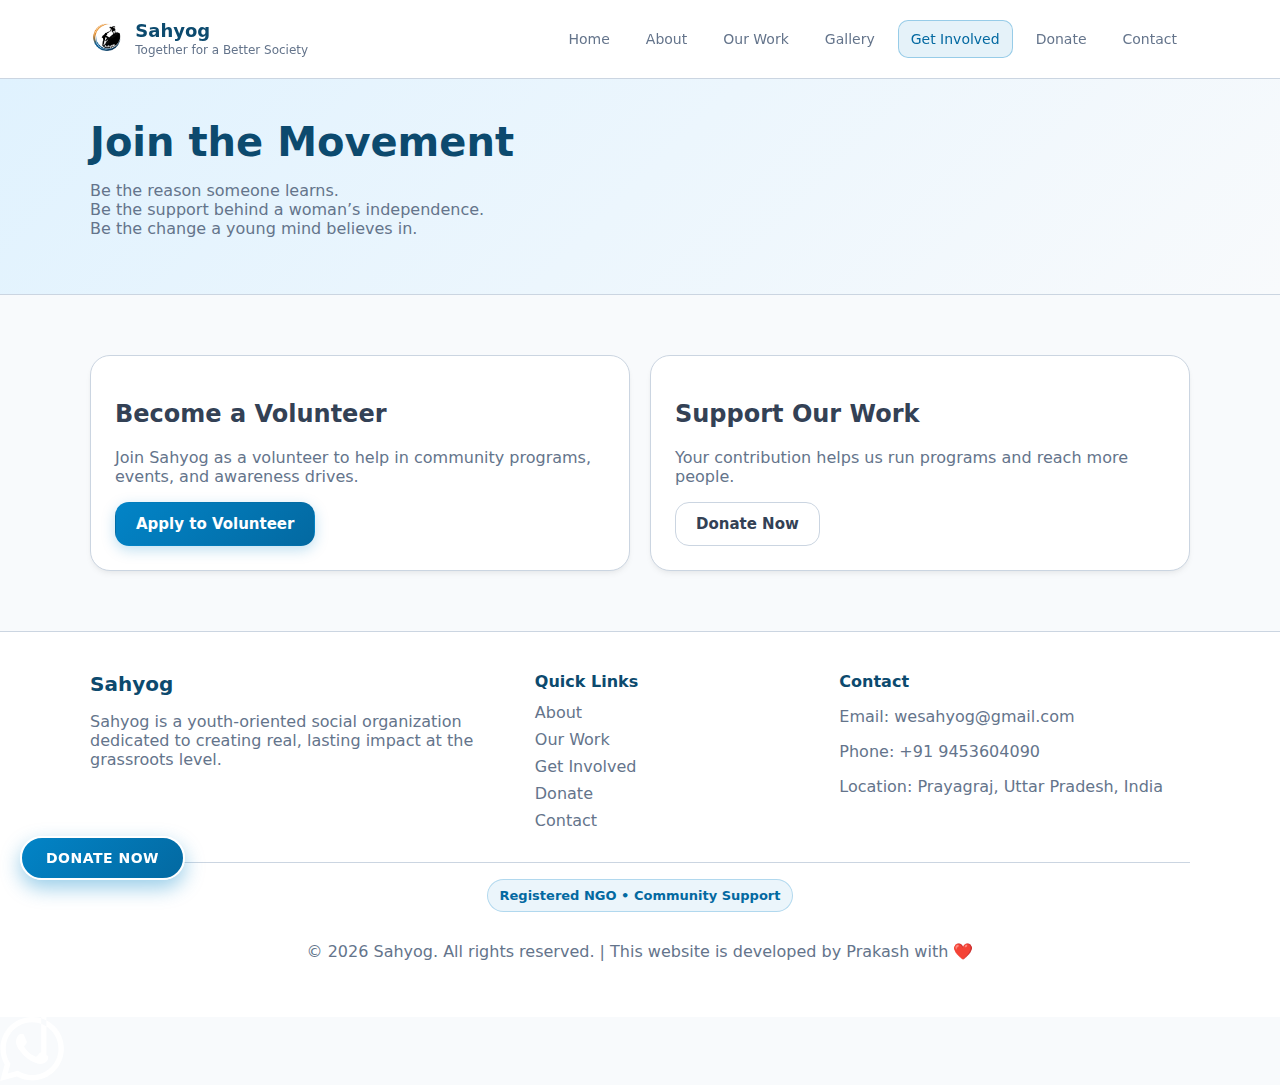
<file: get-involved.html>
<!DOCTYPE html>
<html lang="en">
<head>
  <meta charset="UTF-8" />
  <meta name="viewport" content="width=device-width, initial-scale=1" />
  <title>Get Involved | Sahyog</title>
  <meta name="description" content="Join Sahyog as a volunteer, partner, or supporter." />
  <link rel="stylesheet" href="assets/css/style.css" />
  <link rel="icon" href="assets/images/logo.png" />
</head>
<body>

  <header class="header">
    <div class="container header__inner">
      <a class="brand" href="index.html">
        <div class="brand__logo">
          <img src="assets/images/logo.png" alt="Sahyog Logo">
        </div>
        <div class="brand__text">
          <div class="brand__name">Sahyog</div>
          <div class="brand__tagline">Together for a Better Society</div>
        </div>
      </a>

      <button class="nav-toggle" id="navToggle" aria-label="Toggle navigation">
        <span></span><span></span><span></span>
      </button>

      <nav class="nav" id="navMenu">
        <a class="nav__link" href="index.html">Home</a>
        <a class="nav__link" href="about.html">About</a>
        <a class="nav__link" href="work.html">Our Work</a>
        <a class="nav__link" href="gallery.html">Gallery</a>
        <a class="nav__link active" href="get-involved.html">Get Involved</a>
        <a class="nav__link" href="donate.html">Donate</a>
        <a class="nav__link" href="contact.html">Contact</a>
      </nav>
    </div>
  </header>

  <main>
    <section class="page-hero">
      <div class="container">
        <h1>Join the Movement</h1>
        <p class="muted">
          Be the reason someone learns.<br>
          Be the support behind a woman’s independence.<br>
          Be the change a young mind believes in.
        </p>
      </div>
    </section>

    <section class="section">
      <div class="container grid grid--2">
        <div class="card">
          <h2>Become a Volunteer</h2>
          <p class="muted">
            Join Sahyog as a volunteer to help in community programs, events, and awareness drives.
          </p>
          <a class="btn btn--primary" href="contact.html">Apply to Volunteer</a>
        </div>

        <div class="card">
          <h2>Support Our Work</h2>
          <p class="muted">
            Your contribution helps us run programs and reach more people.
          </p>
          <a class="btn btn--outline" href="donate.html">Donate Now</a>
        </div>
      </div>
    </section>

  </main>

  <footer class="footer">
    <div class="container footer__grid">
      <div>
        <div class="footer__brand">Sahyog</div>
        <p class="muted">
          Sahyog is a youth-oriented social organization dedicated to creating real, lasting impact at the grassroots level.
        </p>
      </div>

      <div>
        <div class="footer__title">Quick Links</div>
        <a class="footer__link" href="about.html">About</a>
        <a class="footer__link" href="work.html">Our Work</a>
        <a class="footer__link" href="get-involved.html">Get Involved</a>
        <a class="footer__link" href="donate.html">Donate</a>
        <a class="footer__link" href="contact.html">Contact</a>
      </div>

      <div>
        <div class="footer__title">Contact</div>
        <p class="muted">Email: wesahyog@gmail.com</p>
        <p class="muted">Phone: +91 9453604090</p>
        <p class="muted">Location: Prayagraj, Uttar Pradesh, India</p>
      </div>
    </div>

    <div class="container footer__bottom">
      <div class="badge">Registered NGO • Community Support</div>
      <p class="muted">© <span id="year"></span> Sahyog. All rights reserved. | This website is developed by <a href="https://cpsharma.in" target="_blank">Prakash</a> with ❤️</p>
    </div>
  </footer>

  <script src="assets/js/main.js"></script>
  <a href="https://razorpay.me/@sahyogassociation" class="sticky-donate">Donate Now</a>
<a href="https://wa.me/919453604090" class="sticky-whatsapp" target="_blank"><img src="assets/images/whatsapp.svg" alt="WhatsApp"></a>
</body>
</html>
</file>
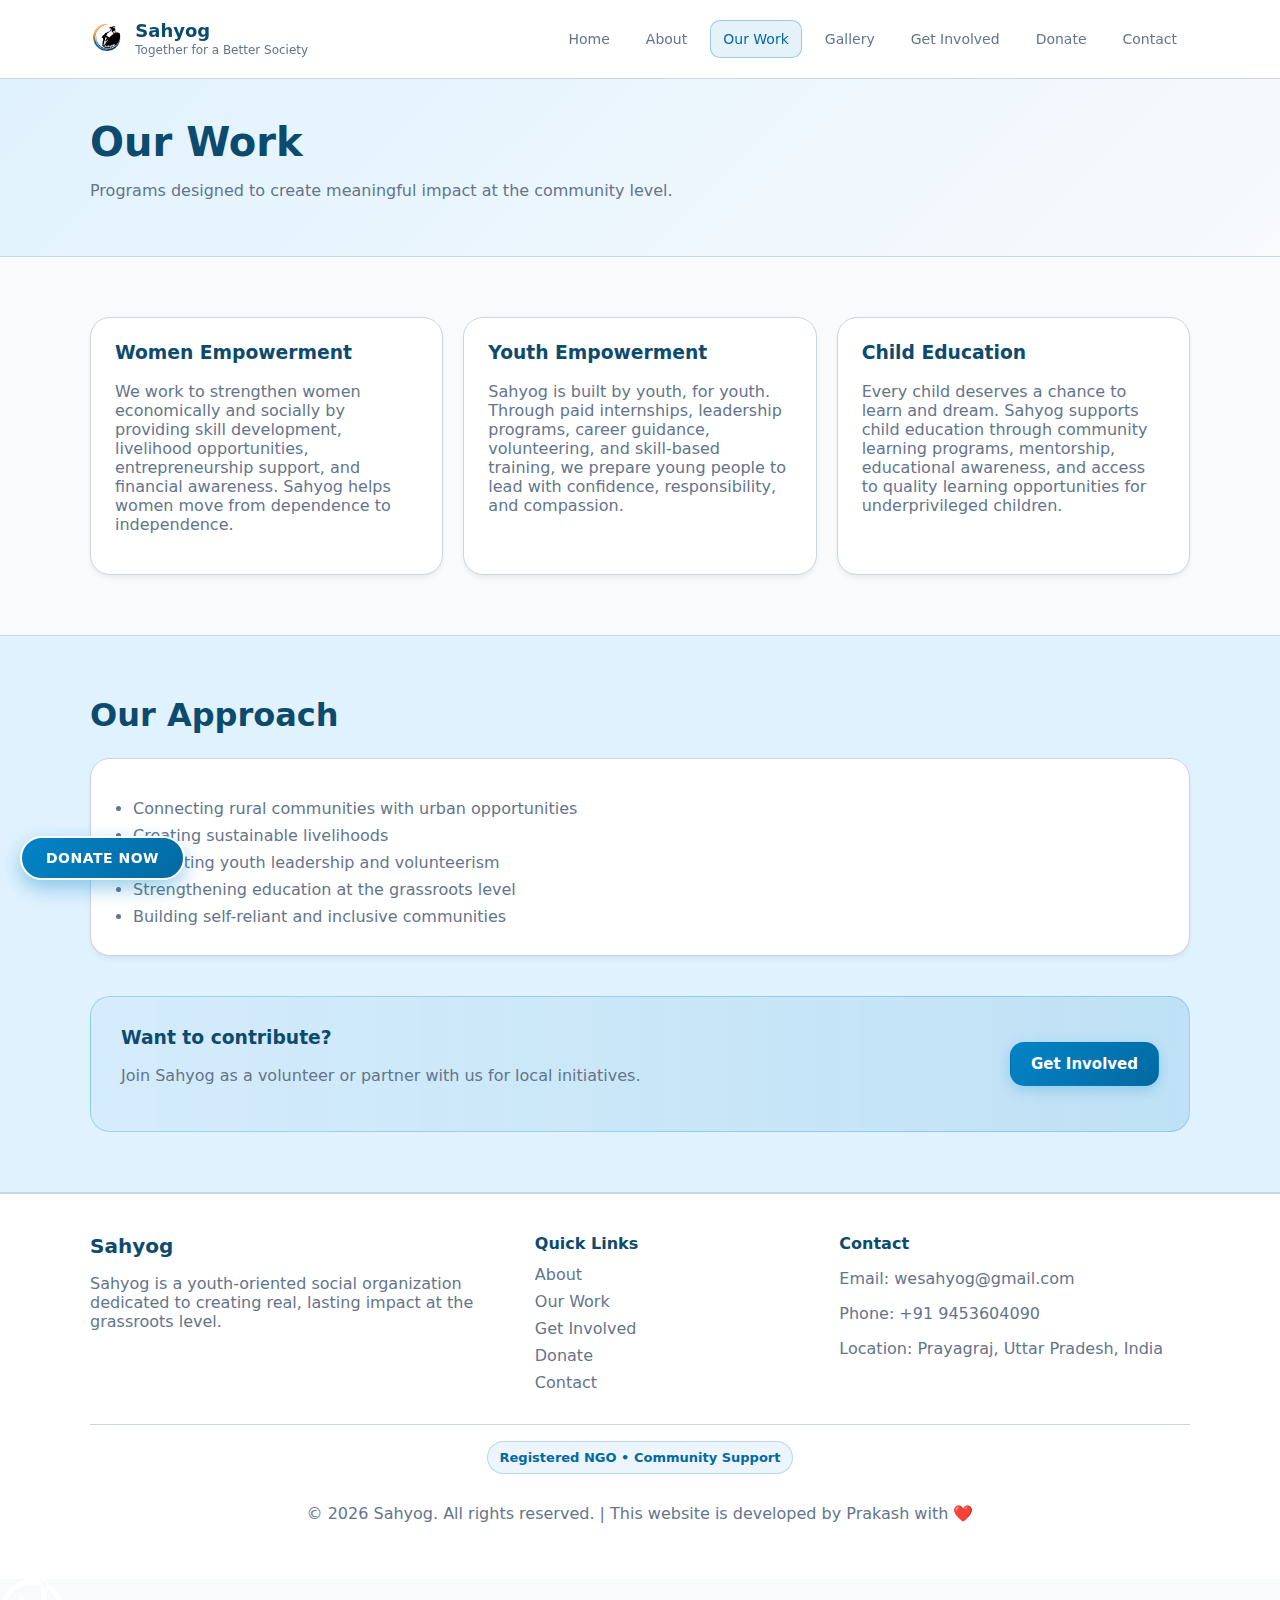
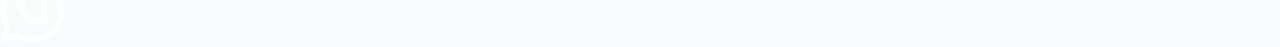
<file: work.html>
<!DOCTYPE html>
<html lang="en">
<head>
  <meta charset="UTF-8" />
  <meta name="viewport" content="width=device-width, initial-scale=1" />
  <title>Our Work | Sahyog</title>
  <meta name="description" content="Explore Sahyog NGO initiatives and community programs." />
  <link rel="stylesheet" href="assets/css/style.css" />
  <link rel="icon" href="assets/images/logo.png" />
</head>
<body>

  <header class="header">
    <div class="container header__inner">
      <a class="brand" href="index.html">
        <div class="brand__logo">
          <img src="assets/images/logo.png" alt="Sahyog Logo">
        </div>
        <div class="brand__text">
          <div class="brand__name">Sahyog</div>
          <div class="brand__tagline">Together for a Better Society</div>
        </div>
      </a>

      <button class="nav-toggle" id="navToggle" aria-label="Toggle navigation">
        <span></span><span></span><span></span>
      </button>

      <nav class="nav" id="navMenu">
        <a class="nav__link" href="index.html">Home</a>
        <a class="nav__link" href="about.html">About</a>
        <a class="nav__link active" href="work.html">Our Work</a>
        <a class="nav__link" href="gallery.html">Gallery</a>
        <a class="nav__link" href="get-involved.html">Get Involved</a>
        <a class="nav__link" href="donate.html">Donate</a>
        <a class="nav__link" href="contact.html">Contact</a>
      </nav>
    </div>
  </header>

  <main>
    <section class="page-hero">
      <div class="container">
        <h1>Our Work</h1>
        <p class="muted">Programs designed to create meaningful impact at the community level.</p>
      </div>
    </section>

    <section class="section">
      <div class="container grid grid--3">
        <div class="card">
          <h3>Women Empowerment</h3>
          <p class="muted">
            We work to strengthen women economically and socially by providing skill development, livelihood opportunities, entrepreneurship support, and financial awareness. Sahyog helps women move from dependence to independence.
          </p>
        </div>

        <div class="card">
          <h3>Youth Empowerment</h3>
          <p class="muted">
            Sahyog is built by youth, for youth. Through paid internships, leadership programs, career guidance, volunteering, and skill-based training, we prepare young people to lead with confidence, responsibility, and compassion.
          </p>
        </div>

        <div class="card">
          <h3>Child Education</h3>
          <p class="muted">
            Every child deserves a chance to learn and dream. Sahyog supports child education through community learning programs, mentorship, educational awareness, and access to quality learning opportunities for underprivileged children.
          </p>
        </div>
      </div>
    </section>

    <section class="section section--soft">
      <div class="container">
        <div class="section__head">
          <h2>Our Approach</h2>
        </div>
        <div class="card" style="margin-bottom: 40px;">
          <ul class="list">
            <li>Connecting rural communities with urban opportunities</li>
            <li>Creating sustainable livelihoods</li>
            <li>Promoting youth leadership and volunteerism</li>
            <li>Strengthening education at the grassroots level</li>
            <li>Building self-reliant and inclusive communities</li>
          </ul>
        </div>

        <div class="cta">
          <div>
            <h3>Want to contribute?</h3>
            <p class="muted">Join Sahyog as a volunteer or partner with us for local initiatives.</p>
          </div>
          <a class="btn btn--primary" href="get-involved.html">Get Involved</a>
        </div>
      </div>
    </section>
  </main>

  <footer class="footer">
    <div class="container footer__grid">
      <div>
        <div class="footer__brand">Sahyog</div>
        <p class="muted">
          Sahyog is a youth-oriented social organization dedicated to creating real, lasting impact at the grassroots level.
        </p>
      </div>

      <div>
        <div class="footer__title">Quick Links</div>
        <a class="footer__link" href="about.html">About</a>
        <a class="footer__link" href="work.html">Our Work</a>
        <a class="footer__link" href="get-involved.html">Get Involved</a>
        <a class="footer__link" href="donate.html">Donate</a>
        <a class="footer__link" href="contact.html">Contact</a>
      </div>

      <div>
        <div class="footer__title">Contact</div>
        <p class="muted">Email: wesahyog@gmail.com</p>
        <p class="muted">Phone: +91 9453604090</p>
        <p class="muted">Location: Prayagraj, Uttar Pradesh, India</p>
      </div>
    </div>

    <div class="container footer__bottom">
      <div class="badge">Registered NGO • Community Support</div>
      <p class="muted">© <span id="year"></span> Sahyog. All rights reserved. | This website is developed by <a href="https://cpsharma.in" target="_blank">Prakash</a> with ❤️</p>
    </div>
  </footer>

  <script src="assets/js/main.js"></script>
  <a href="https://razorpay.me/@sahyogassociation" class="sticky-donate">Donate Now</a>
<a href="https://wa.me/919453604090" class="sticky-whatsapp" target="_blank"><img src="assets/images/whatsapp.svg" alt="WhatsApp"></a>
</body>
</html>
</file>
<file: assets/css/style.css>
:root{
  --bg: #f8fafc;          /* Light professional background */
  --card: #ffffff;        /* card background */
  --soft: #e0f2fe;        /* Soft light blue section background */
  --text: #334155;        /* Slate 700 */
  --muted: #64748b;       /* Slate 500 */
  --line: #cbd5e1;        /* Slate 300 */

  --brand: #0284c7;       /* Professional Blue (Sky 600) */
  --brand2: #0369a1;      /* Darker Blue (Sky 700) */
  --heading-color: #0c4a6e; /* Deep Blue for Headings */
  --white: #ffffff;
  --whatsapp: #25D366;    /* WhatsApp Green */
}

*{ box-sizing: border-box; }
html,body{
  margin:0;
  padding:0;
  font-family: system-ui, -apple-system, Segoe UI, Roboto, Arial, sans-serif;
  background: var(--bg);
  color: var(--text);
}

a{ color: inherit; text-decoration: none; }
.container{ width: min(1100px, 92%); margin: 0 auto; }

.header{
  position: sticky;
  top: 0;
  z-index: 50;
  background: rgba(255,255,255,.95);
  backdrop-filter: blur(10px);
  border-bottom: 1px solid var(--line);
}

.header__inner{
  display:flex;
  align-items:center;
  justify-content: space-between;
  padding: 14px 0;
  gap: 16px;
}

.brand{
  display:flex;
  align-items:center;
  gap: 12px;
}

.brand__logo{
  /* Updated for Image Logo */
  width: auto;
  height: 50px; /* Adjust as needed */
  display: flex;
  align-items: center;
}

.brand__logo img {
  height: 100%;
  width: auto;
  display: block;
}

.brand__name{ font-weight: 800; font-size: 18px; line-height: 1.1; color: var(--heading-color); }
.brand__tagline{ font-size: 12px; color: var(--muted); margin-top: 2px; }

.nav{
  display:flex;
  align-items:center;
  gap: 10px;
}

.nav__link{
  padding: 10px 12px;
  border-radius: 10px;
  color: var(--muted);
  font-size: 14px;
  border: 1px solid transparent;
  font-weight: 500;
}

.nav__link:hover{
  color: var(--brand2);
  border-color: var(--line);
  background: rgba(2,132,199,.05);
}

.nav__link.active{
  color: var(--brand2);
  border-color: rgba(2,132,199,.35);
  background: rgba(2,132,199,.10);
}

.nav-toggle{
  display:none;
  width: 44px;
  height: 44px;
  border-radius: 12px;
  border: 1px solid var(--line);
  background: rgba(0,0,0,.02);
  cursor:pointer;
  align-items:center;
  justify-content:center;
  flex-direction: column;
  gap: 5px;
}

.nav-toggle span{
  display:block;
  width: 18px;
  height: 2px;
  background: var(--text);
  opacity: .9;
}

.hero{
  padding: 80px 0;
  border-bottom: 1px solid var(--line);
  position: relative;
  overflow: hidden;
}

.hero__grid{
  display:grid;
  grid-template-columns: 1.4fr .9fr;
  gap: 24px;
  align-items: center;
  position: relative;
  z-index: 10;
}

.badge{
  display:inline-block;
  padding: 8px 12px;
  border-radius: 999px;
  border: 1px solid rgba(2,132,199,.25);
  background: rgba(2,132,199,.08);
  color: var(--brand2);
  font-size: 13px;
  margin-bottom: 14px;
  font-weight: 600;
}

h1{
  font-size: clamp(32px, 5vw, 48px);
  margin: 0 0 10px 0;
  line-height: 1.15;
  color: var(--heading-color);
  font-weight: 800;
}

.lead{
  color: var(--muted);
  font-size: 18px;
  line-height: 1.6;
  margin: 0 0 24px 0;
}

.hero__actions{
  display:flex;
  gap: 12px;
  flex-wrap: wrap;
  margin-bottom: 24px;
}

.btn{
  display:inline-flex;
  align-items:center;
  justify-content:center;
  gap: 8px;
  padding: 12px 20px;
  border-radius: 14px;
  border: 1px solid transparent;
  font-weight: 700;
  cursor:pointer;
  transition: all 0.2s ease;
  font-size: 15px;
}

.btn:hover {
  transform: translateY(-2px);
  box-shadow: 0 6px 15px rgba(0,0,0,0.1);
}

.btn--primary{
  background: linear-gradient(135deg, var(--brand), var(--brand2));
  color: var(--white);
  box-shadow: 0 4px 14px rgba(2,132,199,0.25);
}

.btn--primary:hover{
  opacity: .95;
  box-shadow: 0 6px 20px rgba(2,132,199,0.35);
}

.btn--outline{
  border-color: var(--line);
  background: var(--white);
  color: var(--text);
}

.btn--outline:hover{
  background: var(--soft);
  border-color: var(--brand);
}

.btn--small{
  padding: 10px 14px;
  border-radius: 12px;
  font-size: 14px;
}

.btn--whatsapp {
  background-color: var(--whatsapp);
  color: var(--white);
  box-shadow: 0 4px 14px rgba(37, 211, 102, 0.25);
}

.btn--whatsapp:hover {
  background-color: #128C7E;
  box-shadow: 0 6px 20px rgba(37, 211, 102, 0.35);
}

.stats{
  display:grid;
  grid-template-columns: repeat(3, 1fr);
  gap: 12px;
}

.stat{
  border: 1px solid var(--line);
  background: rgba(255,255,255,.85);
  border-radius: 16px;
  padding: 14px;
  text-align: center;
}

.stat__num{ font-weight: 900; font-size: 24px; color: var(--brand); }
.stat__label{ color: var(--muted); font-size: 13px; margin-top: 4px; font-weight: 600; }

.section{
  padding: 60px 0;
}

.section--soft{
  background: var(--soft);
  border-top: 1px solid var(--line);
  border-bottom: 1px solid var(--line);
}

.section__head{
  margin-bottom: 24px;
}

.section__head h2{
  margin: 0 0 8px 0;
  font-size: 32px;
  color: var(--heading-color);
  font-weight: 800;
}

.muted{ color: var(--muted); }
.small{ font-size: 13px; }

.grid{
  display:grid;
  gap: 20px;
}

.grid--2{ grid-template-columns: repeat(2, 1fr); }
.grid--3{ grid-template-columns: repeat(3, 1fr); }

.card{
  border: 1px solid var(--line);
  background: var(--card);
  border-radius: 20px;
  padding: 24px;
  box-shadow: 0 4px 6px -1px rgba(0, 0, 0, 0.05), 0 2px 4px -1px rgba(0, 0, 0, 0.03);
  transition: transform 0.3s ease, box-shadow 0.3s ease;
}

.card:hover {
  transform: translateY(-5px);
  box-shadow: 0 12px 24px rgba(0,0,0,0.08);
  border-color: rgba(2,132,199,0.2);
}

.card h3 {
  color: var(--heading-color);
  margin-top: 0;
}

.hero__card .card{
  background: rgba(255,255,255,.95);
  backdrop-filter: blur(4px);
}

.list{
  margin: 12px 0 0 0;
  padding-left: 18px;
  color: var(--muted);
  line-height: 1.7;
}

.divider{
  height: 1px;
  background: var(--line);
  margin: 14px 0;
}

.cta{
  margin-top: 24px;
  border: 1px solid rgba(2,132,199,.25);
  background: linear-gradient(to right, rgba(2,132,199,.05), rgba(2,132,199,.15));
  border-radius: 20px;
  padding: 30px;
  display:flex;
  align-items:center;
  justify-content: space-between;
  gap: 20px;
}

.cta h3 {
  color: var(--heading-color);
  margin-top: 0;
}

.page-hero{
  padding: 40px 0;
  border-bottom: 1px solid var(--line);
  background: linear-gradient(135deg, var(--soft), var(--bg));
}

.page-hero h1{
  font-size: 40px;
  margin: 0 0 8px 0;
  color: var(--heading-color);
}

.form{
  display:grid;
  gap: 16px;
}

.form label{
  display:grid;
  gap: 8px;
  font-size: 14px;
  color: var(--heading-color);
  font-weight: 600;
}

input, textarea{
  width: 100%;
  padding: 14px 16px;
  border-radius: 14px;
  border: 1px solid var(--line);
  background: var(--bg);
  color: var(--text);
  outline: none;
  font-size: 15px;
  transition: border-color 0.2s;
}

input:focus, textarea:focus{
  border-color: var(--brand);
  background: var(--white);
  box-shadow: 0 0 0 3px rgba(2,132,199,0.1);
}

.info{
  display:grid;
  gap: 14px;
  color: var(--text);
  line-height: 1.6;
}

.footer{
  padding: 40px 0;
  border-top: 1px solid var(--line);
  background: var(--white);
}

.footer__grid{
  display:grid;
  grid-template-columns: 1.2fr .8fr 1fr;
  gap: 24px;
  padding-bottom: 24px;
}

.footer__brand{
  font-weight: 900;
  font-size: 20px;
  margin-bottom: 8px;
  color: var(--heading-color);
}

.footer__title{
  font-weight: 800;
  margin-bottom: 12px;
  color: var(--heading-color);
}

.footer__link{
  display:block;
  color: var(--muted);
  margin: 8px 0;
  transition: color 0.2s;
}

.footer__link:hover{
  color: var(--brand);
}

.footer__bottom{
  border-top: 1px solid var(--line);
  padding-top: 16px;
  text-align: center;
}

/* Added by Jules */
.card__img {
  width: 100%;
  border-radius: 12px;
  margin-bottom: 16px;
  display: block;
  object-fit: cover;
  height: 200px;
}

.hero__img {
  width: 100%;
  border-radius: 12px;
  margin-bottom: 18px;
  display: block;
  object-fit: cover;
}

/* Slideshow */
.slideshow {
  position: absolute;
  top: 0;
  left: 0;
  width: 100%;
  height: 100%;
  z-index: 1;
}

.slide {
  position: absolute;
  top: 0;
  left: 0;
  width: 100%;
  height: 100%;
  background-size: cover;
  background-position: center;
  opacity: 0;
  transition: opacity 1s ease-in-out;
}

.slide.active {
  opacity: 1;
}

.overlay {
  position: absolute;
  top: 0;
  left: 0;
  width: 100%;
  height: 100%;
  background: rgba(0, 0, 0, 0.6); /* Dark overlay for image visibility */
  z-index: 2;
  backdrop-filter: blur(2px);
}

/* Updated hero text for dark overlay */
.hero h1 {
  color: #ffffff;
  text-shadow: 0 2px 4px rgba(0,0,0,0.5);
}

.hero .lead {
  color: #e2e8f0;
  text-shadow: 0 1px 2px rgba(0,0,0,0.5);
}

.hero .badge {
  background: rgba(255,255,255,0.2);
  color: #ffffff;
  border-color: rgba(255,255,255,0.3);
}

/* Sticky Donate Button */
.sticky-donate {
  position: fixed;
  bottom: 20px;
  left: 20px;
  z-index: 1000;
  background: linear-gradient(135deg, var(--brand), var(--brand2));
  color: var(--white);
  padding: 12px 24px;
  border-radius: 50px;
  font-weight: 700;
  box-shadow: 0 8px 20px rgba(2,132,199,0.4);
  text-transform: uppercase;
  font-size: 14px;
  letter-spacing: 0.5px;
  border: 2px solid var(--white);
  transition: transform 0.3s ease, box-shadow 0.3s ease;
}

.sticky-donate:hover {
  transform: translateY(-4px) scale(1.05);
  box-shadow: 0 12px 28px rgba(2,132,199,0.5);
}

/* Responsive */
@media (max-width: 900px){
  .hero__grid{ grid-template-columns: 1fr; }
  .grid--3{ grid-template-columns: 1fr; }
  .grid--2{ grid-template-columns: 1fr; }
  .footer__grid{ grid-template-columns: 1fr; }
  .cta{ flex-direction: column; align-items: flex-start; }
  .stats{ grid-template-columns: 1fr; }
}

@media (max-width: 760px){
  .nav-toggle{ display:flex; }
  .nav{
    position: absolute;
    left: 0;
    right: 0;
    top: 68px;
    display:none;
    flex-direction: column;
    gap: 8px;
    padding: 16px;
    background: rgba(255,255,255,.98);
    border-bottom: 1px solid var(--line);
    backdrop-filter: blur(10px);
  }
  .nav.open{ display:flex; }
  .nav__link{ width: 100%; text-align: center; }
  .sticky-donate {
    bottom: 16px;
    left: 16px;
    padding: 10px 20px;
    font-size: 13px;
  }
}

@media (max-width: 600px) {
  .slideshow {
    height: 250px;
  }
}
</file>
